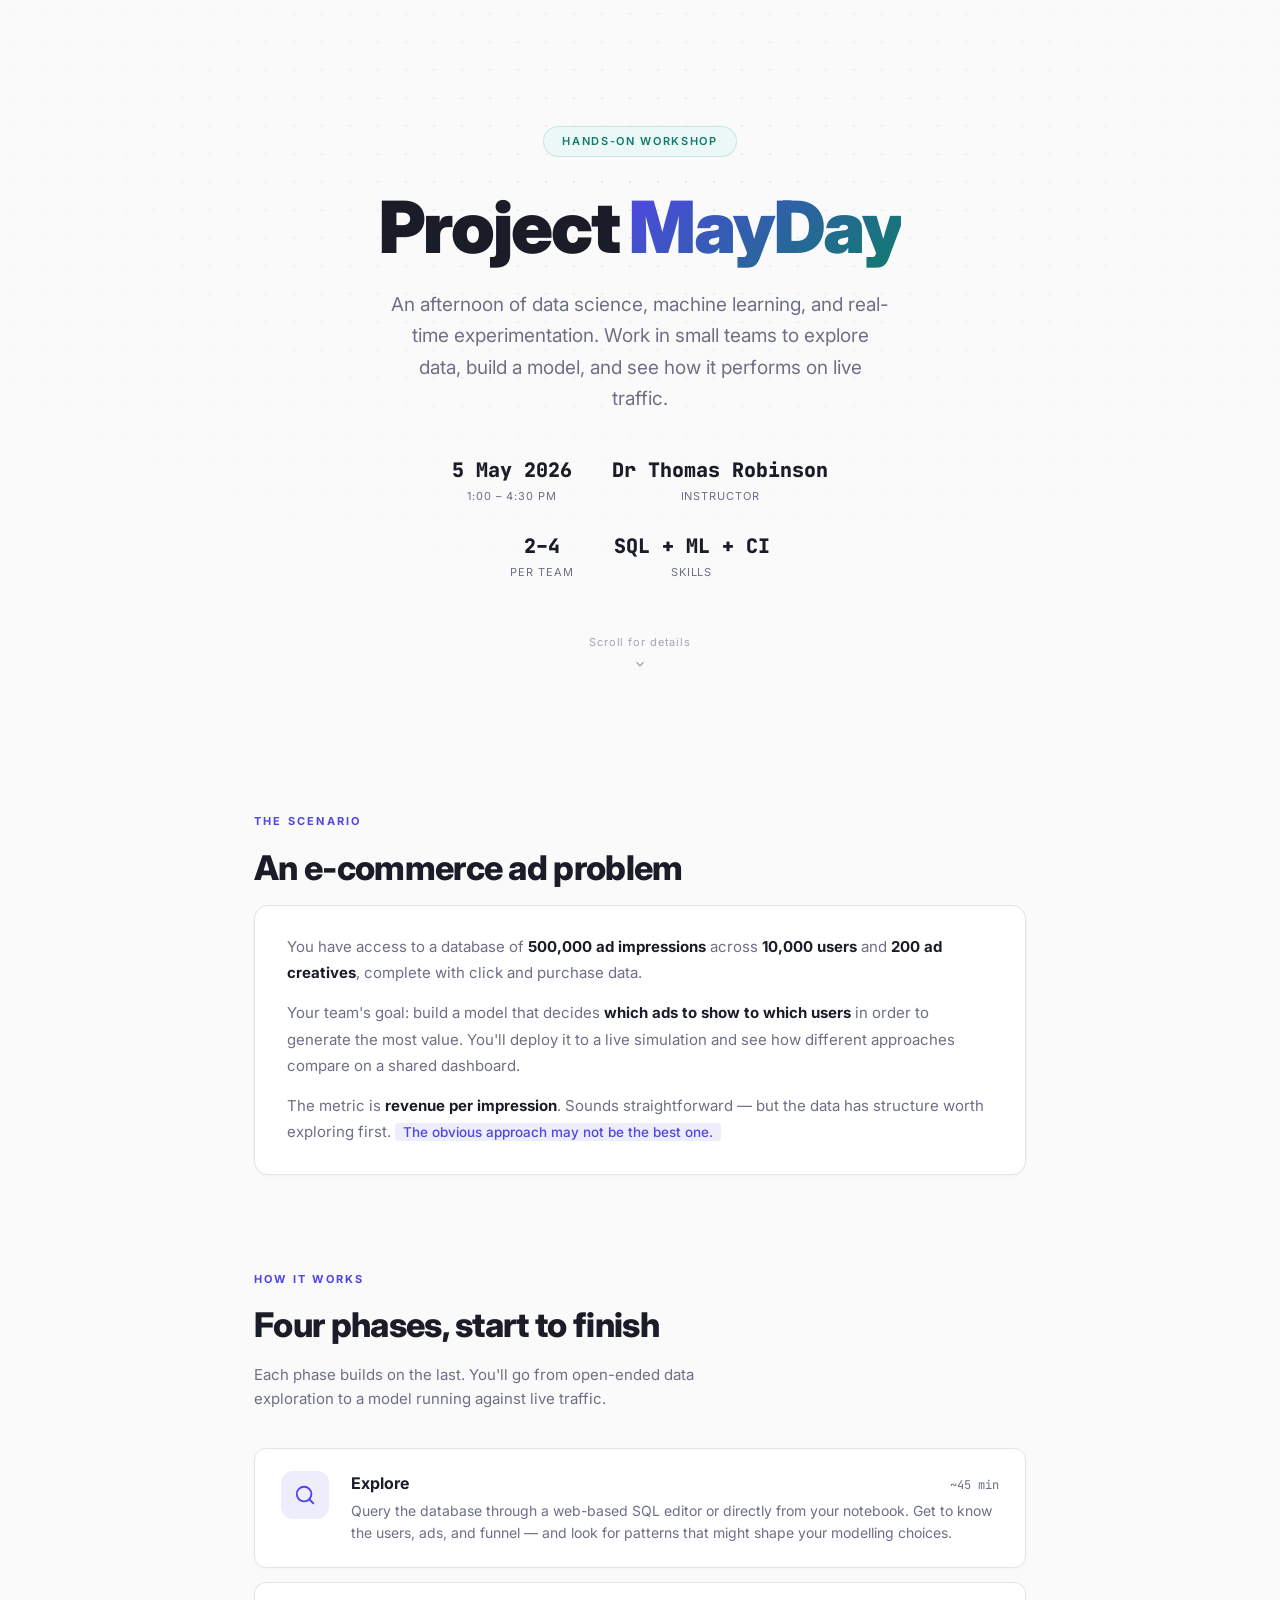
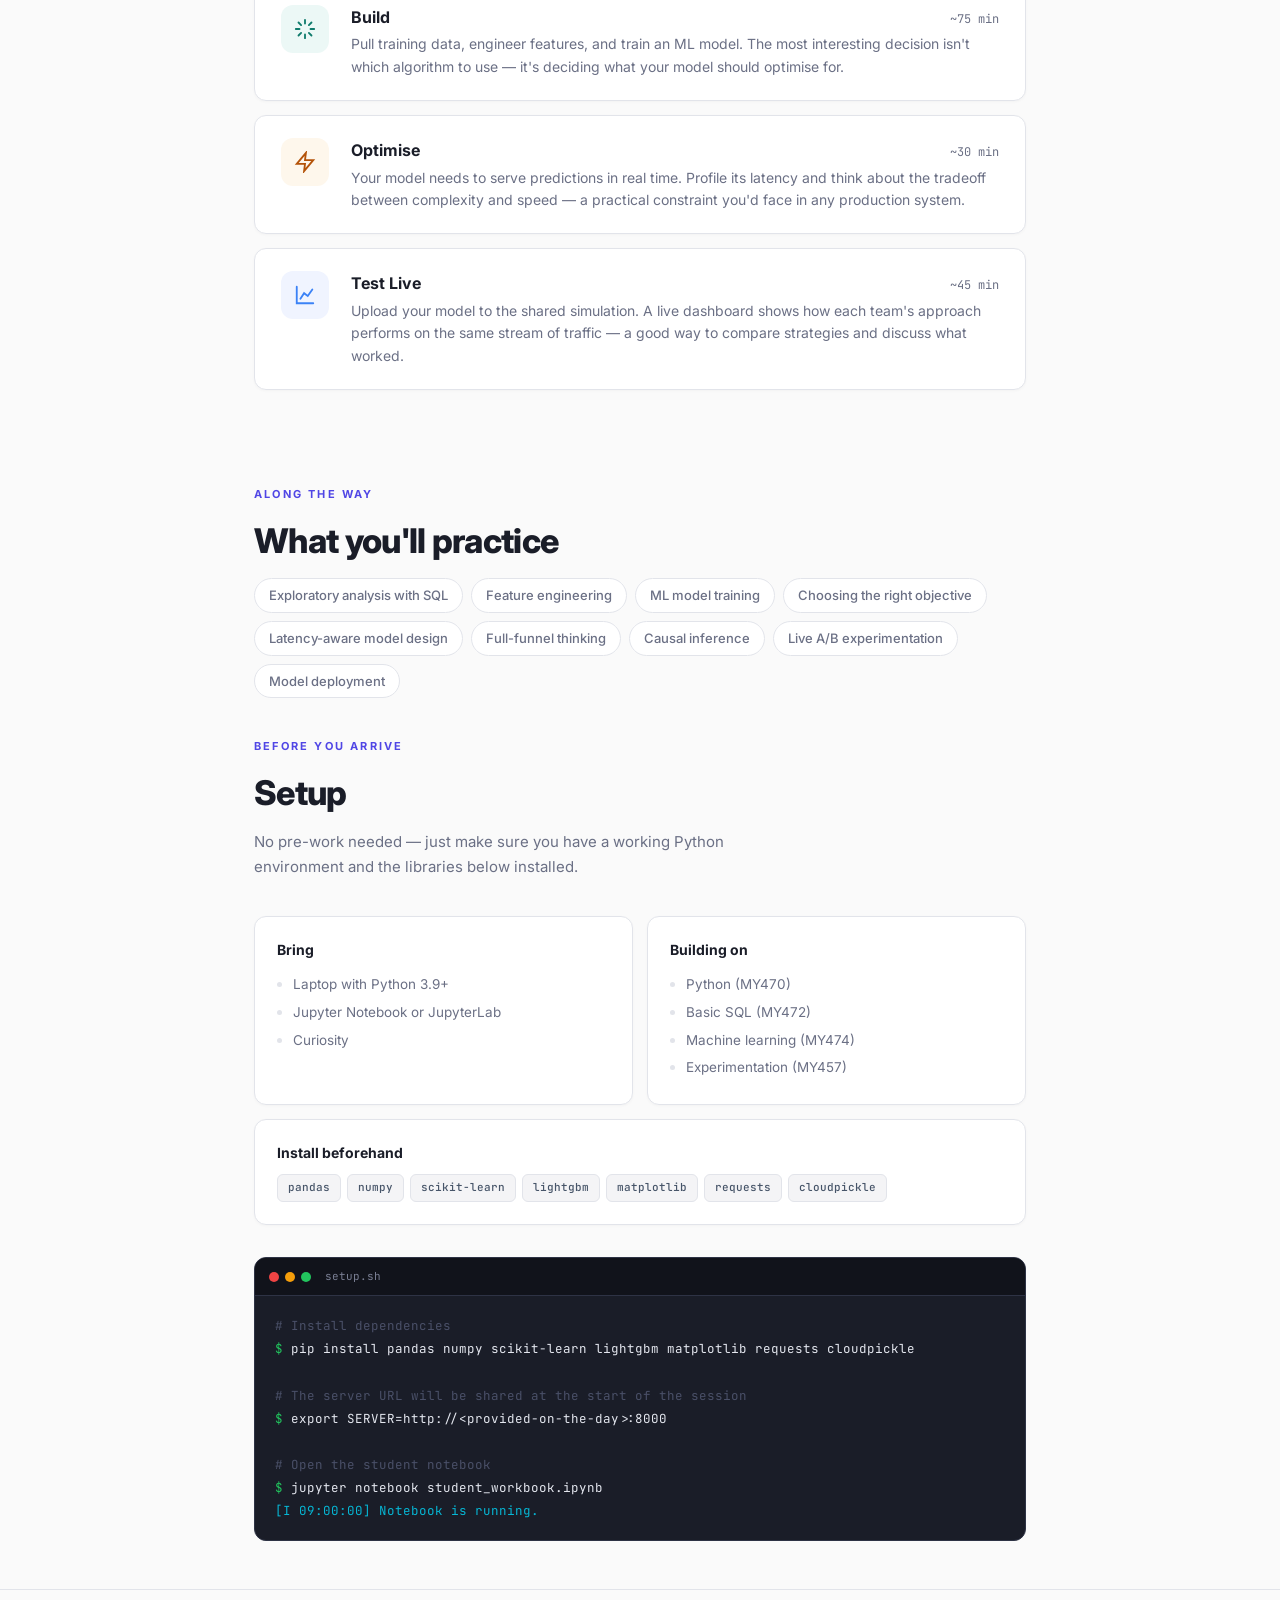
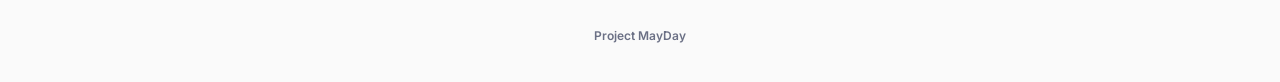
<file: docs/index.html>
<!DOCTYPE html>
<html lang="en">
<head>
    <meta charset="UTF-8">
    <meta name="viewport" content="width=device-width, initial-scale=1.0">
    <title>Project MayDay</title>
    <link rel="preconnect" href="https://fonts.googleapis.com">
    <link rel="preconnect" href="https://fonts.gstatic.com" crossorigin>
    <link href="https://fonts.googleapis.com/css2?family=Inter:wght@400;500;600;700;800;900&family=JetBrains+Mono:wght@400;500;600&display=swap" rel="stylesheet">
    <style>
        :root {
            --bg: #fafafa;
            --surface: #ffffff;
            --surface-2: #f4f4f6;
            --border: #e2e4ea;
            --text: #1a1d28;
            --text-dim: #6b7085;
            --accent: #5046e5;
            --accent-light: #ededfc;
            --teal: #0f7b6c;
            --teal-light: #ecf8f6;
            --warm: #b45309;
            --warm-light: #fef7ec;
            --slate: #475569;
            --mono: 'JetBrains Mono', 'SF Mono', 'Consolas', monospace;
            --sans: 'Inter', -apple-system, BlinkMacSystemFont, 'Segoe UI', sans-serif;
        }

        * { box-sizing: border-box; margin: 0; padding: 0; }
        html { scroll-behavior: smooth; }

        body {
            font-family: var(--sans);
            background: var(--bg);
            color: var(--text);
            line-height: 1.6;
            overflow-x: hidden;
        }

        /* --- Subtle background texture --- */
        .bg-dots {
            position: fixed;
            inset: 0;
            pointer-events: none;
            z-index: 0;
            background-image: radial-gradient(circle, #d1d5de 0.8px, transparent 0.8px);
            background-size: 28px 28px;
            opacity: 0.5;
            mask-image: radial-gradient(ellipse 70% 50% at 50% 20%, black, transparent);
            -webkit-mask-image: radial-gradient(ellipse 70% 50% at 50% 20%, black, transparent);
        }

        /* --- Layout --- */
        .content {
            position: relative;
            z-index: 1;
            max-width: 820px;
            margin: 0 auto;
            padding: 0 24px;
        }

        section { padding: 48px 0; }

        /* --- Hero --- */
        .hero {
            min-height: 85vh;
            display: flex;
            flex-direction: column;
            justify-content: center;
            align-items: center;
            text-align: center;
            padding: 80px 0 48px;
        }

        .hero-badge {
            display: inline-flex;
            align-items: center;
            gap: 8px;
            font-size: 11px;
            font-weight: 600;
            letter-spacing: 0.15em;
            text-transform: uppercase;
            color: var(--teal);
            background: var(--teal-light);
            border: 1px solid rgba(15, 123, 108, 0.15);
            border-radius: 100px;
            padding: 6px 18px;
            margin-bottom: 32px;
        }

        .hero h1 {
            font-size: clamp(44px, 7vw, 72px);
            font-weight: 900;
            line-height: 1.05;
            letter-spacing: -0.03em;
            color: var(--text);
            margin-bottom: 24px;
        }

        .hero h1 .highlight {
            background: linear-gradient(135deg, var(--accent), var(--teal));
            -webkit-background-clip: text;
            -webkit-text-fill-color: transparent;
            background-clip: text;
        }

        .hero-sub {
            font-size: clamp(16px, 2.2vw, 19px);
            color: var(--text-dim);
            max-width: 500px;
            line-height: 1.65;
            margin-bottom: 40px;
        }

        .hero-meta {
            display: flex;
            gap: 40px;
            flex-wrap: wrap;
            justify-content: center;
        }

        .hero-meta-item { text-align: center; }

        .hero-meta-item .value {
            font-size: 20px;
            font-weight: 800;
            font-family: var(--mono);
            color: var(--text);
        }

        .hero-meta-item .label {
            font-size: 11px;
            color: var(--text-dim);
            text-transform: uppercase;
            letter-spacing: 0.08em;
            margin-top: 2px;
        }

        .scroll-hint {
            margin-top: 52px;
            color: var(--text-dim);
            font-size: 11px;
            letter-spacing: 0.08em;
            opacity: 0.6;
            animation: bob 2.5s ease-in-out infinite;
        }

        .scroll-hint svg {
            display: block;
            margin: 6px auto 0;
        }

        @keyframes bob {
            0%, 100% { transform: translateY(0); }
            50% { transform: translateY(5px); }
        }

        /* --- Section headers --- */
        .section-label {
            font-size: 11px;
            font-weight: 700;
            letter-spacing: 0.2em;
            text-transform: uppercase;
            color: var(--accent);
            margin-bottom: 10px;
        }

        .section-title {
            font-size: clamp(26px, 3.5vw, 34px);
            font-weight: 800;
            letter-spacing: -0.02em;
            margin-bottom: 10px;
            color: var(--text);
        }

        .section-desc {
            color: var(--text-dim);
            font-size: 15px;
            max-width: 520px;
            margin-bottom: 36px;
            line-height: 1.65;
        }

        /* --- Scenario card --- */
        .scenario-card {
            background: var(--surface);
            border: 1px solid var(--border);
            border-radius: 14px;
            padding: 28px 32px;
            box-shadow: 0 1px 3px rgba(0,0,0,0.04);
        }

        .scenario-card p {
            font-size: 15px;
            color: var(--text-dim);
            line-height: 1.75;
            margin-bottom: 14px;
        }

        .scenario-card p:last-child { margin-bottom: 0; }
        .scenario-card strong { color: var(--text); }

        .scenario-card .hint {
            display: inline;
            background: var(--accent-light);
            color: var(--accent);
            border-radius: 4px;
            padding: 1px 8px;
            font-size: 13.5px;
            font-weight: 500;
        }

        /* --- Phase cards --- */
        .phases {
            display: grid;
            grid-template-columns: 1fr;
            gap: 14px;
        }

        .phase {
            display: grid;
            grid-template-columns: 52px 1fr;
            gap: 18px;
            align-items: start;
            background: var(--surface);
            border: 1px solid var(--border);
            border-radius: 12px;
            padding: 22px 26px;
            box-shadow: 0 1px 3px rgba(0,0,0,0.03);
            transition: box-shadow 0.2s;
        }

        .phase:hover {
            box-shadow: 0 4px 12px rgba(0,0,0,0.06);
        }

        .phase-icon {
            width: 48px;
            height: 48px;
            border-radius: 12px;
            display: flex;
            align-items: center;
            justify-content: center;
            flex-shrink: 0;
        }

        .phase:nth-child(1) .phase-icon { background: var(--accent-light); }
        .phase:nth-child(2) .phase-icon { background: var(--teal-light); }
        .phase:nth-child(3) .phase-icon { background: var(--warm-light); }
        .phase:nth-child(4) .phase-icon { background: #f0f4ff; }

        .phase-body { min-width: 0; }

        .phase-head {
            display: flex;
            justify-content: space-between;
            align-items: baseline;
            margin-bottom: 3px;
        }

        .phase-name {
            font-size: 16px;
            font-weight: 700;
            color: var(--text);
        }

        .phase-time {
            font-size: 12px;
            font-family: var(--mono);
            color: var(--text-dim);
            flex-shrink: 0;
        }

        .phase p {
            font-size: 14px;
            color: var(--text-dim);
            line-height: 1.6;
        }

        /* --- What you'll practice --- */
        .skills-strip {
            display: flex;
            flex-wrap: wrap;
            gap: 8px;
            margin-bottom: 40px;
        }

        .skill-chip {
            font-size: 13px;
            font-weight: 500;
            padding: 6px 14px;
            border-radius: 100px;
            background: var(--surface);
            border: 1px solid var(--border);
            color: var(--text-dim);
        }

        /* --- Prep grid --- */
        .prep-grid {
            display: grid;
            grid-template-columns: 1fr 1fr;
            gap: 14px;
        }

        .prep-card {
            background: var(--surface);
            border: 1px solid var(--border);
            border-radius: 12px;
            padding: 22px;
            box-shadow: 0 1px 3px rgba(0,0,0,0.03);
        }

        .prep-card h3 {
            font-size: 14px;
            font-weight: 700;
            margin-bottom: 10px;
            color: var(--text);
        }

        .prep-card ul {
            list-style: none;
            font-size: 13.5px;
            color: var(--text-dim);
        }

        .prep-card li {
            padding: 3px 0 3px 16px;
            position: relative;
        }

        .prep-card li::before {
            content: '';
            position: absolute;
            left: 0;
            top: 11px;
            width: 5px; height: 5px;
            border-radius: 50%;
            background: var(--border);
        }

        .tool-tags {
            display: flex;
            flex-wrap: wrap;
            gap: 6px;
            margin-top: 10px;
        }

        .tool-tag {
            font-size: 11px;
            font-family: var(--mono);
            font-weight: 500;
            background: var(--surface-2);
            border: 1px solid var(--border);
            color: var(--slate);
            padding: 4px 10px;
            border-radius: 6px;
        }

        /* --- Terminal --- */
        .terminal {
            background: #1a1d28;
            border: 1px solid #2e3345;
            border-radius: 12px;
            overflow: hidden;
            margin-top: 32px;
        }

        .terminal-bar {
            display: flex;
            align-items: center;
            gap: 6px;
            padding: 10px 14px;
            background: #11131b;
            border-bottom: 1px solid #2e3345;
        }

        .terminal-dot {
            width: 10px; height: 10px;
            border-radius: 50%;
        }

        .terminal-dot:nth-child(1) { background: #ef4444; }
        .terminal-dot:nth-child(2) { background: #f59e0b; }
        .terminal-dot:nth-child(3) { background: #22c55e; }

        .terminal-title {
            font-size: 11px;
            color: #7a7f94;
            margin-left: 8px;
            font-family: var(--mono);
        }

        .terminal-body {
            padding: 18px 20px;
            font-family: var(--mono);
            font-size: 12.5px;
            line-height: 1.85;
            color: #7a7f94;
        }

        .terminal-body .prompt { color: #22c55e; }
        .terminal-body .cmd { color: #e4e7ef; }
        .terminal-body .comment { color: #4a5068; }
        .terminal-body .output { color: #06b6d4; }

        /* --- Footer --- */
        footer {
            padding: 36px 0;
            text-align: center;
            font-size: 12px;
            color: #b0b5c5;
            border-top: 1px solid var(--border);
        }

        footer strong { color: var(--text-dim); font-weight: 600; }

        /* --- Responsive --- */
        @media (max-width: 640px) {
            .hero-meta { gap: 24px; }
            .prep-grid { grid-template-columns: 1fr; }
            .phase { grid-template-columns: 1fr; gap: 10px; }
            .phase-icon { width: 40px; height: 40px; }
            .content { padding: 0 16px; }
            .skills-strip { gap: 6px; }
        }

        /* --- Print (A4 poster) --- */
        @media print {
            body { background: white; }
            @page { size: A4; margin: 12mm; }
            .bg-dots, .scroll-hint { display: none; }
            .hero { min-height: auto; padding: 20px 0; }
            section { padding: 16px 0; }
            .terminal { break-inside: avoid; }
        }
    </style>
</head>
<body>

    <div class="bg-dots"></div>

    <div class="content">

        <!-- Hero -->
        <section class="hero">
            <div class="hero-badge">Hands-On Workshop</div>
            <h1>Project <span class="highlight">MayDay</span></h1>
            <p class="hero-sub">
                An afternoon of data science, machine learning, and real-time experimentation.
                Work in small teams to explore data, build a model, and see how it
                performs on live traffic.
            </p>
            <div class="hero-meta">
                <div class="hero-meta-item">
                    <div class="value">5 May 2026</div>
                    <div class="label">1:00 &ndash; 4:30 pm</div>
                </div>
                <div class="hero-meta-item">
                    <div class="value">Dr Thomas Robinson</div>
                    <div class="label">Instructor</div>
                </div>
            </div>
            <div class="hero-meta" style="margin-top: 24px;">
                <div class="hero-meta-item">
                    <div class="value">2&ndash;4</div>
                    <div class="label">Per Team</div>
                </div>
                <div class="hero-meta-item">
                    <div class="value">SQL + ML + CI</div>
                    <div class="label">Skills</div>
                </div>
            </div>
            <div class="scroll-hint">
                Scroll for details
                <svg width="14" height="14" viewBox="0 0 16 16" fill="none" stroke="currentColor" stroke-width="1.5">
                    <path d="M4 6l4 4 4-4"/>
                </svg>
            </div>
        </section>

        <!-- Scenario -->
        <section>
            <div class="section-label">The Scenario</div>
            <div class="section-title">An e-commerce ad problem</div>
            <div class="scenario-card">
                <p>
                    You have access to a database of
                    <strong>500,000 ad impressions</strong> across <strong>10,000 users</strong>
                    and <strong>200 ad creatives</strong>, complete with click and purchase data.
                </p>
                <p>
                    Your team's goal: build a model that decides <strong>which ads to show
                    to which users</strong> in order to generate the most value. You'll deploy
                    it to a live simulation and see how different approaches compare on a
                    shared dashboard.
                </p>
                <p>
                    The metric is <strong>revenue per impression</strong>.
                    Sounds straightforward &mdash; but the data has structure worth
                    exploring first. <span class="hint">The obvious approach may not be the best one.</span>
                </p>
            </div>
        </section>

        <!-- Phases -->
        <section>
            <div class="section-label">How It Works</div>
            <div class="section-title">Four phases, start to finish</div>
            <p class="section-desc">
                Each phase builds on the last. You'll go from open-ended data exploration
                to a model running against live traffic.
            </p>
            <div class="phases">
                <div class="phase">
                    <div class="phase-icon">
                        <svg width="22" height="22" viewBox="0 0 24 24" fill="none" stroke="var(--accent)" stroke-width="2" stroke-linecap="round"><circle cx="11" cy="11" r="8"/><path d="M21 21l-4.35-4.35"/></svg>
                    </div>
                    <div class="phase-body">
                        <div class="phase-head">
                            <span class="phase-name">Explore</span>
                            <span class="phase-time">~45 min</span>
                        </div>
                        <p>
                            Query the database through a web-based SQL editor or directly from
                            your notebook. Get to know the users, ads, and funnel &mdash; and look for
                            patterns that might shape your modelling choices.
                        </p>
                    </div>
                </div>
                <div class="phase">
                    <div class="phase-icon">
                        <svg width="22" height="22" viewBox="0 0 24 24" fill="none" stroke="var(--teal)" stroke-width="2" stroke-linecap="round"><path d="M12 2v4M12 18v4M4.93 4.93l2.83 2.83M16.24 16.24l2.83 2.83M2 12h4M18 12h4M4.93 19.07l2.83-2.83M16.24 7.76l2.83-2.83"/></svg>
                    </div>
                    <div class="phase-body">
                        <div class="phase-head">
                            <span class="phase-name">Build</span>
                            <span class="phase-time">~75 min</span>
                        </div>
                        <p>
                            Pull training data, engineer features, and train an ML model.
                            The most interesting decision isn't which algorithm to use &mdash;
                            it's deciding what your model should optimise for.
                        </p>
                    </div>
                </div>
                <div class="phase">
                    <div class="phase-icon">
                        <svg width="22" height="22" viewBox="0 0 24 24" fill="none" stroke="var(--warm)" stroke-width="2" stroke-linecap="round"><path d="M13 2L3 14h9l-1 8 10-12h-9l1-8z"/></svg>
                    </div>
                    <div class="phase-body">
                        <div class="phase-head">
                            <span class="phase-name">Optimise</span>
                            <span class="phase-time">~30 min</span>
                        </div>
                        <p>
                            Your model needs to serve predictions in real time. Profile its
                            latency and think about the tradeoff between complexity and speed &mdash;
                            a practical constraint you'd face in any production system.
                        </p>
                    </div>
                </div>
                <div class="phase">
                    <div class="phase-icon">
                        <svg width="22" height="22" viewBox="0 0 24 24" fill="none" stroke="#3b82f6" stroke-width="2" stroke-linecap="round"><path d="M3 3v18h18"/><path d="M7 16l4-6 4 3 5-7"/></svg>
                    </div>
                    <div class="phase-body">
                        <div class="phase-head">
                            <span class="phase-name">Test Live</span>
                            <span class="phase-time">~45 min</span>
                        </div>
                        <p>
                            Upload your model to the shared simulation. A live dashboard shows
                            how each team's approach performs on the same stream of traffic &mdash;
                            a good way to compare strategies and discuss what worked.
                        </p>
                    </div>
                </div>
            </div>
        </section>

        <!-- Skills -->
        <section>
            <div class="section-label">Along the Way</div>
            <div class="section-title">What you'll practice</div>
            <div class="skills-strip">
                <span class="skill-chip">Exploratory analysis with SQL</span>
                <span class="skill-chip">Feature engineering</span>
                <span class="skill-chip">ML model training</span>
                <span class="skill-chip">Choosing the right objective</span>
                <span class="skill-chip">Latency-aware model design</span>
                <span class="skill-chip">Full-funnel thinking</span>
                <span class="skill-chip">Causal inference</span>
                <span class="skill-chip">Live A/B experimentation</span>
                <span class="skill-chip">Model deployment</span>
            </div>

            <div class="section-label">Before You Arrive</div>
            <div class="section-title">Setup</div>
            <p class="section-desc">
                No pre-work needed &mdash; just make sure you have a working Python
                environment and the libraries below installed.
            </p>

            <div class="prep-grid">
                <div class="prep-card">
                    <h3>Bring</h3>
                    <ul>
                        <li>Laptop with Python 3.9+</li>
                        <li>Jupyter Notebook or JupyterLab</li>
                        <li>Curiosity</li>
                    </ul>
                </div>
                <div class="prep-card">
                    <h3><strong>Building on</strong></h3>
                    <ul>
                        <li>Python (MY470)</li>
                        <li>Basic SQL (MY472)</li>
                        <li>Machine learning (MY474)</li>
                        <li>Experimentation (MY457)</li>
                    </ul>
                </div>
                <div class="prep-card" style="grid-column: 1 / -1;">
                    <h3>Install beforehand</h3>
                    <div class="tool-tags">
                        <span class="tool-tag">pandas</span>
                        <span class="tool-tag">numpy</span>
                        <span class="tool-tag">scikit-learn</span>
                        <span class="tool-tag">lightgbm</span>
                        <span class="tool-tag">matplotlib</span>
                        <span class="tool-tag">requests</span>
                        <span class="tool-tag">cloudpickle</span>
                    </div>
                </div>
            </div>

            <div class="terminal">
                <div class="terminal-bar">
                    <div class="terminal-dot"></div>
                    <div class="terminal-dot"></div>
                    <div class="terminal-dot"></div>
                    <span class="terminal-title">setup.sh</span>
                </div>
                <div class="terminal-body">
                    <span class="comment"># Install dependencies</span><br>
                    <span class="prompt">$</span> <span class="cmd">pip install pandas numpy scikit-learn lightgbm matplotlib requests cloudpickle</span><br>
                    <br>
                    <span class="comment"># The server URL will be shared at the start of the session</span><br>
                    <span class="prompt">$</span> <span class="cmd">export SERVER=http://&lt;provided-on-the-day&gt;:8000</span><br>
                    <br>
                    <span class="comment"># Open the student notebook</span><br>
                    <span class="prompt">$</span> <span class="cmd">jupyter notebook student_workbook.ipynb</span><br>
                    <span class="output">[I 09:00:00] Notebook is running.</span>
                </div>
            </div>
        </section>

    </div>

    <footer>
        <strong>Project MayDay</strong>
    </footer>

</body>
</html>
</file>
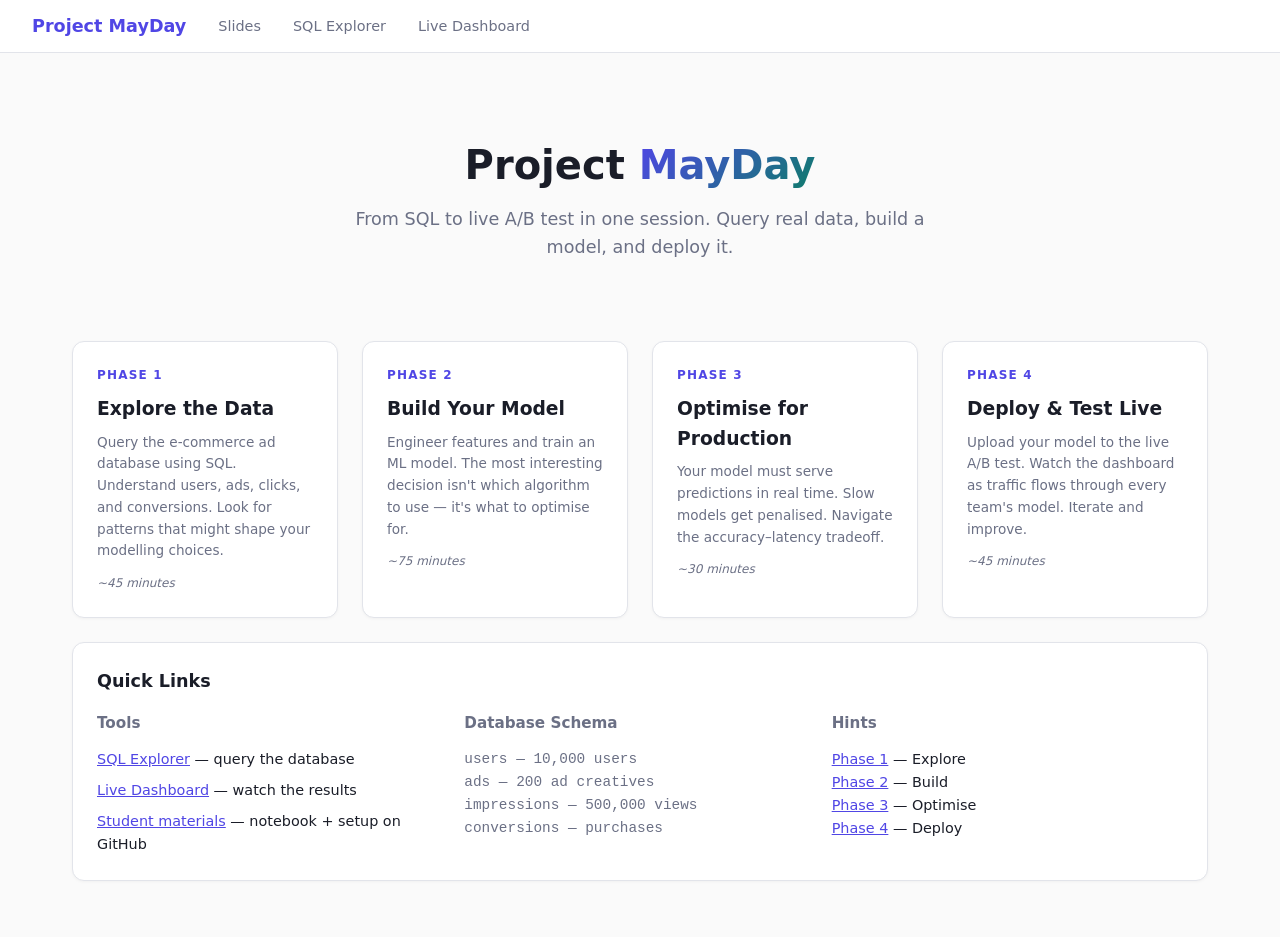
<file: static/index.html>
<!DOCTYPE html>
<html lang="en">
<head>
    <meta charset="UTF-8">
    <meta name="viewport" content="width=device-width, initial-scale=1.0">
    <title>Project MayDay</title>
    <link rel="stylesheet" href="/static/style.css">
</head>
<body>
    <nav>
        <a href="/" class="brand">Project MayDay</a>
        <a href="/slides">Slides</a>
        <a href="/sql">SQL Explorer</a>
        <a href="/dashboard">Live Dashboard</a>
    </nav>

    <div class="container">
        <div class="hero">
            <h1>Project <span class="hl">MayDay</span></h1>
            <p>From SQL to live A/B test in one session. Query real data, build a model, and deploy it.</p>
        </div>

        <div class="phase-cards">
            <a href="/hints/explore" class="phase-card">
                <div class="phase-number">Phase 1</div>
                <h3>Explore the Data</h3>
                <p>Query the e-commerce ad database using SQL. Understand users, ads, clicks, and conversions. Look for patterns that might shape your modelling choices.</p>
                <div class="phase-time">~45 minutes</div>
            </a>

            <a href="/hints/build" class="phase-card">
                <div class="phase-number">Phase 2</div>
                <h3>Build Your Model</h3>
                <p>Engineer features and train an ML model. The most interesting decision isn't which algorithm to use &mdash; it's what to optimise for.</p>
                <div class="phase-time">~75 minutes</div>
            </a>

            <a href="/hints/optimise" class="phase-card">
                <div class="phase-number">Phase 3</div>
                <h3>Optimise for Production</h3>
                <p>Your model must serve predictions in real time. Slow models get penalised. Navigate the accuracy&ndash;latency tradeoff.</p>
                <div class="phase-time">~30 minutes</div>
            </a>

            <a href="/hints/deploy" class="phase-card">
                <div class="phase-number">Phase 4</div>
                <h3>Deploy &amp; Test Live</h3>
                <p>Upload your model to the live A/B test. Watch the dashboard as traffic flows through every team's model. Iterate and improve.</p>
                <div class="phase-time">~45 minutes</div>
            </a>
        </div>

        <div class="card mt-3">
            <h2>Quick Links</h2>
            <div class="grid-3">
                <div>
                    <h3>Tools</h3>
                    <ul style="list-style: none; font-size: 0.9rem;">
                        <li><a href="/sql" style="color: var(--accent);">SQL Explorer</a> &mdash; query the database</li>
                        <li class="mt-1"><a href="/dashboard" style="color: var(--accent);">Live Dashboard</a> &mdash; watch the results</li>
                        <li class="mt-1"><a href="https://github.com/LSE-Methodology/mayday-live" target="_blank" rel="noopener" style="color: var(--accent);">Student materials</a> &mdash; notebook + setup on GitHub</li>
                    </ul>
                </div>
                <div>
                    <h3>Database Schema</h3>
                    <ul style="list-style: none; font-size: 0.9rem; font-family: var(--mono);" class="text-dim">
                        <li>users &mdash; 10,000 users</li>
                        <li>ads &mdash; 200 ad creatives</li>
                        <li>impressions &mdash; 500,000 views</li>
                        <li>conversions &mdash; purchases</li>
                    </ul>
                </div>
                <div>
                    <h3>Hints</h3>
                    <ul style="list-style: none; font-size: 0.9rem;">
                        <li><a href="/hints/explore" style="color: var(--accent);">Phase 1</a> &mdash; Explore</li>
                        <li><a href="/hints/build" style="color: var(--accent);">Phase 2</a> &mdash; Build</li>
                        <li><a href="/hints/optimise" style="color: var(--accent);">Phase 3</a> &mdash; Optimise</li>
                        <li><a href="/hints/deploy" style="color: var(--accent);">Phase 4</a> &mdash; Deploy</li>
                    </ul>
                </div>
            </div>
        </div>
    </div>
</body>
</html>
</file>
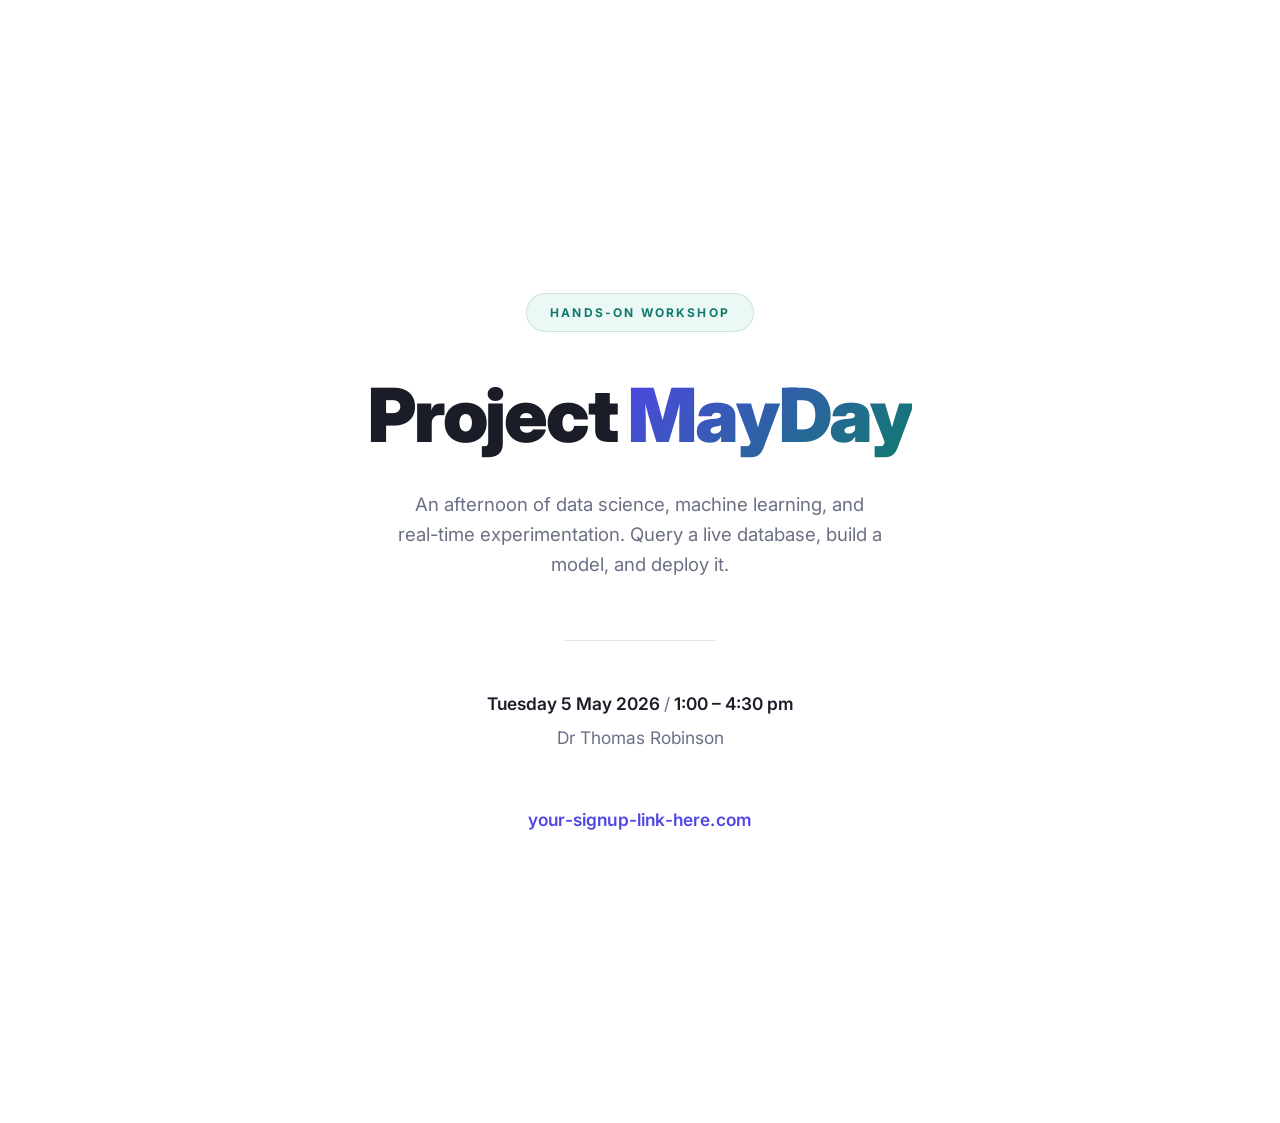
<file: docs/flyer.html>
<!DOCTYPE html>
<html lang="en">
<head>
    <meta charset="UTF-8">
    <title>Project MayDay — Flyer</title>
    <link rel="preconnect" href="https://fonts.googleapis.com">
    <link rel="preconnect" href="https://fonts.gstatic.com" crossorigin>
    <link href="https://fonts.googleapis.com/css2?family=Inter:wght@400;500;600;700;800;900&display=swap" rel="stylesheet">
    <style>
        @page { size: A4 portrait; margin: 0; }
        * { box-sizing: border-box; margin: 0; padding: 0; }

        body {
            width: 210mm;
            height: 297mm;
            margin: 0 auto;
            font-family: 'Inter', -apple-system, sans-serif;
            background: #ffffff;
            color: #1a1d28;
            overflow: hidden;
            display: flex;
            align-items: center;
            justify-content: center;
        }

        .page {
            text-align: center;
            padding: 20mm;
        }

        .badge {
            display: inline-block;
            font-size: 9pt;
            font-weight: 700;
            letter-spacing: 0.18em;
            text-transform: uppercase;
            color: #0f7b6c;
            background: #ecf8f6;
            border: 1px solid rgba(15, 123, 108, 0.15);
            border-radius: 100px;
            padding: 3mm 6mm;
            margin-bottom: 12mm;
        }

        h1 {
            font-size: 56pt;
            font-weight: 900;
            letter-spacing: -0.03em;
            line-height: 1.0;
            margin-bottom: 10mm;
        }

        h1 .hl {
            background: linear-gradient(135deg, #5046e5, #0f7b6c);
            -webkit-background-clip: text;
            -webkit-text-fill-color: transparent;
            background-clip: text;
        }

        .blurb {
            font-size: 14pt;
            color: #6b7085;
            line-height: 1.6;
            max-width: 130mm;
            margin: 0 auto 16mm;
        }

        .divider {
            width: 40mm;
            height: 1px;
            background: #e2e4ea;
            margin: 0 auto 12mm;
        }

        .details {
            font-size: 13pt;
            color: #1a1d28;
            font-weight: 600;
            line-height: 2.0;
        }

        .details .dim {
            font-weight: 400;
            color: #6b7085;
        }

        .signup-url {
            margin-top: 14mm;
            font-size: 13pt;
            font-family: 'Inter', sans-serif;
            font-weight: 600;
            color: #5046e5;
            letter-spacing: 0.01em;
        }

        @media print {
            body {
                -webkit-print-color-adjust: exact;
                print-color-adjust: exact;
            }
        }
    </style>
</head>
<body>
<div class="page">
    <div class="badge">Hands-On Workshop</div>
    <h1>Project <span class="hl">MayDay</span></h1>
    <p class="blurb">
        An afternoon of data science, machine learning, and
        real-time experimentation. Query a live database, build a model,
        and deploy it.
    </p>
    <div class="divider"></div>
    <div class="details">
        Tuesday 5 May 2026 <span class="dim">/</span> 1:00 &ndash; 4:30 pm<br>
        <span class="dim">Dr Thomas Robinson</span>
    </div>
    <div class="signup-url">your-signup-link-here.com</div>
</div>
</body>
</html>
</file>
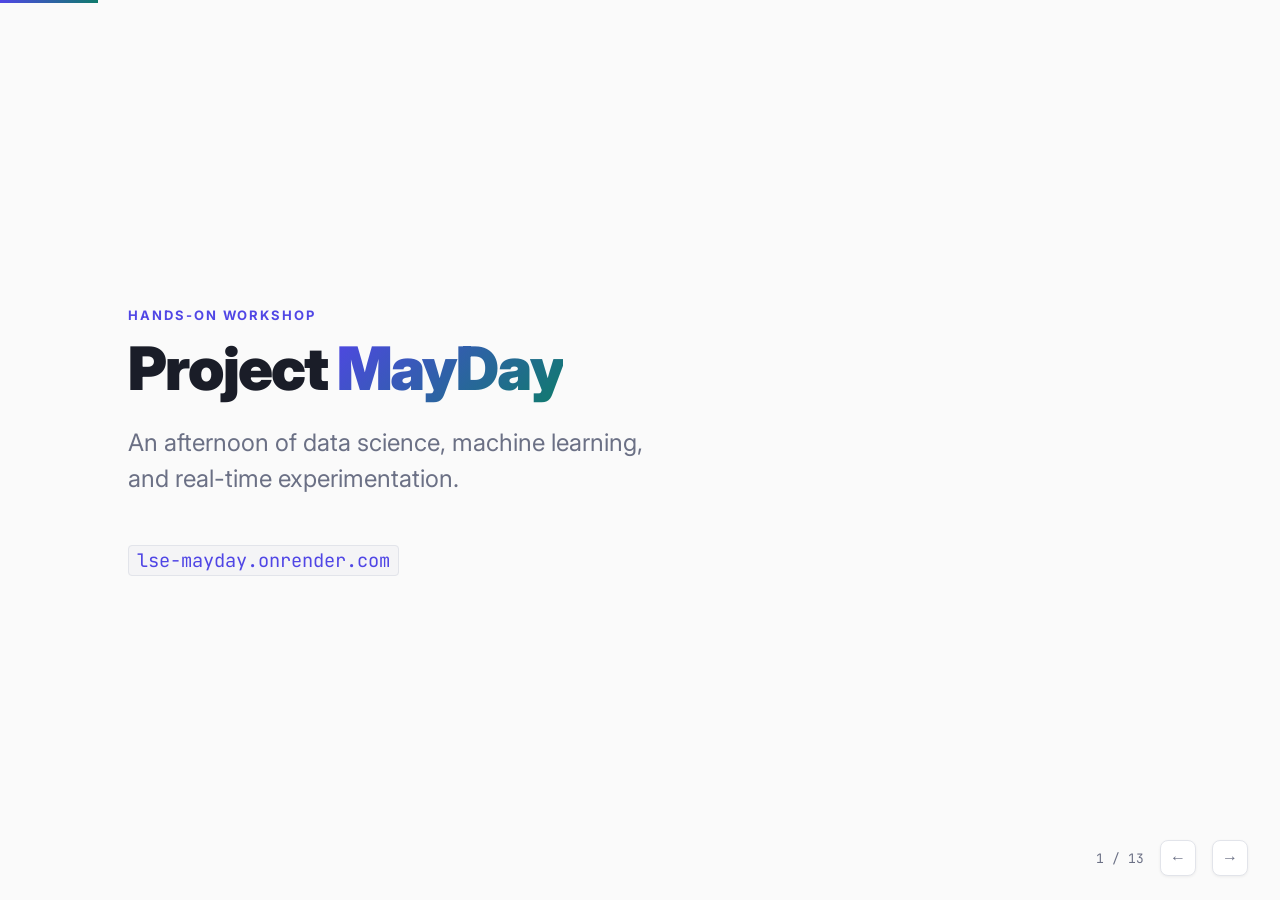
<file: static/slides.html>
<!DOCTYPE html>
<html lang="en">
<head>
    <meta charset="UTF-8">
    <meta name="viewport" content="width=device-width, initial-scale=1.0">
    <title>Project MayDay — Slides</title>
    <link rel="preconnect" href="https://fonts.googleapis.com">
    <link rel="preconnect" href="https://fonts.gstatic.com" crossorigin>
    <link href="https://fonts.googleapis.com/css2?family=Inter:wght@400;500;600;700;800;900&family=JetBrains+Mono:wght@400;500;600&display=swap" rel="stylesheet">
    <style>
        :root {
            --bg: #fafafa;
            --surface: #ffffff;
            --surface-2: #f4f4f6;
            --border: #e2e4ea;
            --text: #1a1d28;
            --text-dim: #6b7085;
            --accent: #5046e5;
            --accent-light: #ededfc;
            --teal: #0f7b6c;
            --teal-light: #ecf8f6;
            --orange: #b45309;
            --orange-light: #fef7ec;
            --blue: #3b82f6;
            --red: #dc2626;
            --mono: 'JetBrains Mono', 'SF Mono', 'Consolas', monospace;
            --sans: 'Inter', -apple-system, BlinkMacSystemFont, 'Segoe UI', sans-serif;
        }

        * { box-sizing: border-box; margin: 0; padding: 0; }

        html, body {
            height: 100%;
            overflow: hidden;
            font-family: var(--sans);
            background: var(--bg);
            color: var(--text);
        }

        /* --- Slide container --- */

        .deck {
            height: 100vh;
            width: 100vw;
            position: relative;
        }

        .slide {
            position: absolute;
            inset: 0;
            display: none;
            flex-direction: column;
            justify-content: center;
            padding: 6vh 10vw;
            opacity: 0;
            transition: opacity 0.3s ease;
        }

        .slide.active {
            display: flex;
            opacity: 1;
        }

        /* --- Typography --- */

        .slide h1 {
            font-size: clamp(36px, 5vw, 60px);
            font-weight: 900;
            letter-spacing: -0.03em;
            line-height: 1.1;
            margin-bottom: 24px;
        }

        .slide h1 .hl {
            background: linear-gradient(135deg, var(--accent), var(--teal));
            -webkit-background-clip: text;
            -webkit-text-fill-color: transparent;
            background-clip: text;
        }

        .slide h2 {
            font-size: clamp(28px, 3.5vw, 44px);
            font-weight: 800;
            letter-spacing: -0.02em;
            line-height: 1.15;
            margin-bottom: 20px;
        }

        .slide h3 {
            font-size: clamp(14px, 1.5vw, 18px);
            font-weight: 700;
            color: var(--text);
            margin-bottom: 8px;
        }

        .slide p, .slide li {
            font-size: clamp(16px, 1.8vw, 22px);
            color: var(--text-dim);
            line-height: 1.65;
        }

        .slide p {
            max-width: 720px;
            margin-bottom: 16px;
        }

        .slide ul {
            list-style: none;
            margin-bottom: 16px;
        }

        .slide li {
            padding: 6px 0 6px 28px;
            position: relative;
        }

        .slide li::before {
            content: '';
            position: absolute;
            left: 0;
            top: 16px;
            width: 8px;
            height: 8px;
            border-radius: 50%;
            background: var(--border);
        }

        .slide strong {
            color: var(--text);
            font-weight: 700;
        }

        .slide code {
            font-family: var(--mono);
            font-size: 0.85em;
            background: var(--surface-2);
            border: 1px solid var(--border);
            padding: 2px 8px;
            border-radius: 4px;
            color: var(--accent);
        }

        .slide a {
            color: inherit;
            text-decoration: none;
            transition: color 0.15s ease;
        }

        .slide a code {
            transition: background 0.15s ease, color 0.15s ease, border-color 0.15s ease;
        }

        .slide a:hover code {
            background: var(--accent);
            color: #fff;
            border-color: var(--accent);
        }

        .slide .label {
            font-size: clamp(11px, 1.2vw, 13px);
            font-weight: 700;
            letter-spacing: 0.15em;
            text-transform: uppercase;
            color: var(--accent);
            margin-bottom: 12px;
        }

        .slide .subtitle {
            font-size: clamp(18px, 2vw, 24px);
            color: var(--text-dim);
            max-width: 560px;
            line-height: 1.5;
        }

        /* --- Layout helpers --- */

        .columns {
            display: grid;
            grid-template-columns: 1fr 1fr;
            gap: 40px;
            margin-top: 12px;
        }

        .columns-3 {
            display: grid;
            grid-template-columns: 1fr 1fr 1fr;
            gap: 28px;
            margin-top: 12px;
        }

        .col-card {
            background: var(--surface);
            border: 1px solid var(--border);
            border-radius: 12px;
            padding: 24px;
            box-shadow: 0 1px 3px rgba(0,0,0,0.04);
        }

        .col-card h3 {
            margin-bottom: 8px;
        }

        .col-card p, .col-card li {
            font-size: clamp(14px, 1.4vw, 17px);
        }

        /* --- Funnel diagram --- */

        .funnel {
            display: flex;
            align-items: center;
            gap: 16px;
            margin: 24px 0;
            flex-wrap: wrap;
        }

        .funnel-step {
            background: var(--surface);
            border: 1px solid var(--border);
            border-radius: 10px;
            padding: 16px 24px;
            text-align: center;
            box-shadow: 0 1px 3px rgba(0,0,0,0.04);
            min-width: 120px;
        }

        .funnel-step .num {
            font-family: var(--mono);
            font-size: clamp(20px, 2.5vw, 32px);
            font-weight: 800;
            color: var(--text);
        }

        .funnel-step .lbl {
            font-size: clamp(11px, 1.1vw, 13px);
            color: var(--text-dim);
            text-transform: uppercase;
            letter-spacing: 0.05em;
            margin-top: 4px;
        }

        .funnel-arrow {
            font-size: 24px;
            color: var(--border);
        }

        .funnel-step.highlight {
            border-color: var(--accent);
            background: var(--accent-light);
        }

        .funnel-step.highlight .num {
            color: var(--accent);
        }

        /* --- Definition boxes --- */

        .def-grid {
            display: grid;
            grid-template-columns: 1fr 1fr;
            gap: 20px;
            margin-top: 12px;
        }

        .def-box {
            background: var(--surface);
            border: 1px solid var(--border);
            border-radius: 10px;
            padding: 20px 24px;
            box-shadow: 0 1px 3px rgba(0,0,0,0.04);
        }

        .def-box .term {
            font-family: var(--mono);
            font-size: clamp(14px, 1.4vw, 17px);
            font-weight: 700;
            color: var(--accent);
            margin-bottom: 6px;
        }

        .def-box p {
            font-size: clamp(13px, 1.3vw, 16px);
            margin-bottom: 0;
        }

        /* --- Equation --- */

        .equation {
            font-family: 'Georgia', 'Times New Roman', serif;
            font-size: clamp(20px, 2.5vw, 32px);
            color: var(--text);
            margin: 24px 0;
            line-height: 1.6;
            font-style: italic;
        }

        .equation .op {
            color: var(--accent);
            font-style: normal;
            font-weight: 700;
            padding: 0 4px;
        }

        .equation .hl {
            color: var(--teal);
            font-weight: 700;
            font-style: normal;
        }

        /* --- Phase timeline --- */

        .phase-row {
            display: grid;
            grid-template-columns: 48px 1fr auto;
            gap: 16px;
            align-items: center;
            padding: 12px 0;
            border-bottom: 1px solid var(--border);
        }

        .phase-row:last-child { border-bottom: none; }

        .phase-num {
            width: 40px;
            height: 40px;
            border-radius: 10px;
            display: flex;
            align-items: center;
            justify-content: center;
            font-size: 16px;
            font-weight: 800;
        }

        .pn-1 { background: var(--accent-light); color: var(--accent); }
        .pn-2 { background: var(--teal-light); color: var(--teal); }
        .pn-3 { background: var(--orange-light); color: var(--orange); }
        .pn-4 { background: rgba(59,130,246,0.08); color: var(--blue); }

        .phase-row .name {
            font-size: clamp(16px, 1.6vw, 20px);
            font-weight: 700;
        }

        .phase-row .desc {
            font-size: clamp(13px, 1.3vw, 16px);
            color: var(--text-dim);
        }

        .phase-row .time {
            font-family: var(--mono);
            font-size: clamp(12px, 1.2vw, 14px);
            color: var(--text-dim);
        }

        /* --- Warning/note box --- */

        .note-box {
            background: var(--orange-light);
            border: 1px solid #fcd34d;
            border-radius: 10px;
            padding: 20px 24px;
            margin-top: 16px;
        }

        .note-box p {
            color: var(--orange);
            font-size: clamp(14px, 1.4vw, 18px);
        }

        .note-box strong {
            color: var(--orange);
        }

        .accent-box {
            background: var(--accent-light);
            border: 1px solid #c7d2fe;
            border-radius: 10px;
            padding: 20px 24px;
            margin-top: 16px;
        }

        .accent-box p {
            color: var(--accent);
            font-size: clamp(14px, 1.4vw, 18px);
        }

        /* --- Navigation --- */

        .slide-nav {
            position: fixed;
            bottom: 24px;
            right: 32px;
            display: flex;
            align-items: center;
            gap: 16px;
            z-index: 10;
        }

        .slide-counter {
            font-family: var(--mono);
            font-size: 13px;
            color: var(--text-dim);
        }

        .nav-btn {
            width: 36px;
            height: 36px;
            border-radius: 8px;
            border: 1px solid var(--border);
            background: var(--surface);
            color: var(--text-dim);
            cursor: pointer;
            display: flex;
            align-items: center;
            justify-content: center;
            font-size: 16px;
            transition: all 0.15s;
            box-shadow: 0 1px 3px rgba(0,0,0,0.06);
        }

        .nav-btn:hover {
            border-color: var(--accent);
            color: var(--accent);
        }

        .progress-bar {
            position: fixed;
            top: 0;
            left: 0;
            height: 3px;
            background: linear-gradient(90deg, var(--accent), var(--teal));
            transition: width 0.3s ease;
            z-index: 10;
        }
    </style>
</head>
<body>

<div class="progress-bar" id="progress"></div>

<div class="deck" id="deck">

    <!-- 1: Title -->
    <div class="slide active">
        <div class="label">Hands-On Workshop</div>
        <h1>Project <span class="hl">MayDay</span></h1>
        <p class="subtitle">
            An afternoon of data science, machine learning, and real-time experimentation.
        </p>
        <p style="margin-top: 28px; font-size: clamp(18px, 1.8vw, 22px);">
            <a href="https://lse-mayday.onrender.com" target="_blank" rel="noopener"><code>lse-mayday.onrender.com</code></a>
        </p>
    </div>

    <!-- 2: Team formation -->
    <div class="slide">
        <div class="label">First Things First</div>
        <h2>Form your teams</h2>
        <p>
            Teams of <strong>2–4</strong>. Try to cover these skills across your team:
        </p>
        <div class="columns-3" style="margin-top: 20px;">
            <div class="col-card">
                <h3>SQL &amp; data wrangling</h3>
                <p>Someone comfortable writing JOINs and GROUP BYs to explore the database.</p>
                <p style="margin-top: 8px; color: var(--accent); font-size: clamp(12px, 1.2vw, 14px); font-weight: 600;">MY472</p>
            </div>
            <div class="col-card">
                <h3>Machine learning</h3>
                <p>Someone who can train a model, choose features, and evaluate predictions.</p>
                <p style="margin-top: 8px; color: var(--teal); font-size: clamp(12px, 1.2vw, 14px); font-weight: 600;">MY474</p>
            </div>
            <div class="col-card">
                <h3>Experimentation</h3>
                <p>Someone who can reason about what an A/B test is measuring and why the metric matters.</p>
                <p style="margin-top: 8px; color: var(--orange); font-size: clamp(12px, 1.2vw, 14px); font-weight: 600;">MY457</p>
            </div>
        </div>
        <div class="accent-box" style="max-width: 600px;">
            <p>You don't need all three — but the teams that combine these perspectives tend to do best.</p>
        </div>
    </div>

    <!-- 3: Scenario -->
    <div class="slide">
        <div class="label">The Scenario</div>
        <h2>You run ad targeting for an e-commerce company</h2>
        <p>
            You have a database of <strong>500,000 ad impressions</strong> across
            <strong>10,000 users</strong> and <strong>200 ad creatives</strong>.
        </p>
        <p>
            Your job: decide <strong>which ads to show to which users</strong>
            to generate the most revenue.
        </p>
    </div>

    <!-- 3: The data -->
    <div class="slide">
        <div class="label">The Data</div>
        <h2>Four tables, one funnel</h2>
        <div class="def-grid">
            <div class="def-box">
                <div class="term">users</div>
                <p>10,000 users with demographics, device type, loyalty tier, purchase history, browsing frequency</p>
            </div>
            <div class="def-box">
                <div class="term">ads</div>
                <p>200 ad creatives with category, price, discount, creative quality, headline style</p>
            </div>
            <div class="def-box">
                <div class="term">impressions</div>
                <p>500,000 times an ad was shown to a user — with page type, position, time of day, and whether they clicked</p>
            </div>
            <div class="def-box">
                <div class="term">conversions</div>
                <p>Purchases that followed a click — the revenue generated from each sale</p>
            </div>
        </div>
    </div>

    <!-- 4: Key terms 1 -->
    <div class="slide">
        <div class="label">Key Terms</div>
        <h2>The ad funnel</h2>
        <div class="funnel">
            <div class="funnel-step">
                <div class="num">500K</div>
                <div class="lbl">Impressions</div>
            </div>
            <div class="funnel-arrow">&rarr;</div>
            <div class="funnel-step">
                <div class="num">~148K</div>
                <div class="lbl">Clicks</div>
            </div>
            <div class="funnel-arrow">&rarr;</div>
            <div class="funnel-step">
                <div class="num">~15K</div>
                <div class="lbl">Conversions</div>
            </div>
            <div class="funnel-arrow">&rarr;</div>
            <div class="funnel-step highlight">
                <div class="num">$1.3M</div>
                <div class="lbl">Revenue</div>
            </div>
        </div>
        <p>
            Each step narrows. Not every impression leads to a click.
            Not every click leads to a purchase. Your model navigates this funnel.
        </p>
    </div>

    <!-- 5: Key terms 2 -->
    <div class="slide">
        <div class="label">Key Terms</div>
        <h2>Metrics you'll see</h2>
        <div class="def-grid">
            <div class="def-box">
                <div class="term">CTR — Click-Through Rate</div>
                <p>Fraction of impressions that get clicked. <code>clicks / impressions</code></p>
            </div>
            <div class="def-box">
                <div class="term">CVR — Conversion Rate</div>
                <p>Fraction of clicks that lead to a purchase. <code>conversions / clicks</code></p>
            </div>
            <div class="def-box">
                <div class="term">Revenue per Impression</div>
                <p>Average revenue generated each time an ad is shown. <strong>This is what you're scored on.</strong></p>
            </div>
            <div class="def-box">
                <div class="term">Latency</div>
                <p>How long your model takes to return a prediction. Measured in milliseconds.</p>
            </div>
        </div>
    </div>

    <!-- 6: What is an A/B test -->
    <div class="slide">
        <div class="label">Key Concept</div>
        <h2>What is an A/B test?</h2>
        <p>
            A controlled experiment where different strategies are tested
            on the <strong>same traffic</strong> at the <strong>same time</strong>.
        </p>
        <div class="columns" style="margin-top: 20px;">
            <div class="col-card">
                <h3>In our workshop</h3>
                <ul>
                    <li>Each team's model is a different strategy</li>
                    <li>All teams see the same stream of users</li>
                    <li>The simulation decides outcomes using the same rules</li>
                    <li>We compare results on a shared dashboard</li>
                </ul>
            </div>
            <div class="col-card">
                <h3>In the real world</h3>
                <ul>
                    <li>Traffic is randomly split between variants</li>
                    <li>Each variant runs simultaneously</li>
                    <li>Statistical tests determine the winner</li>
                    <li>Used everywhere: ads, product features, pricing</li>
                </ul>
            </div>
        </div>
    </div>

    <!-- 7: The objective -->
    <div class="slide">
        <div class="label">Your Objective</div>
        <h2>Maximise revenue per impression</h2>
        <p>
            Your model receives user features and a set of candidate ads.
            It scores each ad. The highest-scoring ad gets shown.
            Then we see what happens.
        </p>
        <div class="note-box">
            <p>
                <strong>Think carefully about what to optimise.</strong>
                The metric you're scored on is revenue per impression — not
                clicks, not accuracy, not AUC.
            </p>
        </div>
    </div>

    <!-- 8: The four phases -->
    <div class="slide">
        <div class="label">How It Works</div>
        <h2>Four phases</h2>
        <div style="margin-top: 8px;">
            <div class="phase-row">
                <div class="phase-num pn-1">1</div>
                <div>
                    <div class="name">Explore</div>
                    <div class="desc">Query the database. Understand users, ads, and the funnel.</div>
                </div>
                <div class="time">~45m</div>
            </div>
            <div class="phase-row">
                <div class="phase-num pn-2">2</div>
                <div>
                    <div class="name">Build</div>
                    <div class="desc">Pull training data. Engineer features. Train your model.</div>
                </div>
                <div class="time">~75m</div>
            </div>
            <div class="phase-row">
                <div class="phase-num pn-3">3</div>
                <div>
                    <div class="name">Optimise</div>
                    <div class="desc">Profile latency. Make it fast enough for real-time scoring.</div>
                </div>
                <div class="time">~30m</div>
            </div>
            <div class="phase-row">
                <div class="phase-num pn-4">4</div>
                <div>
                    <div class="name">Test live</div>
                    <div class="desc">Upload your model. Watch the dashboard. Iterate.</div>
                </div>
                <div class="time">~45m</div>
            </div>
        </div>
    </div>

    <!-- 9: How the simulation works -->
    <div class="slide">
        <div class="label">Under the Hood</div>
        <h2>How the simulation works</h2>
        <ul>
            <li>A stream of <strong>simulated users</strong> arrive continuously</li>
            <li>For each user, the server picks <strong>10 candidate ads</strong></li>
            <li>Your model <strong>scores all 10</strong> — the highest-scored ad is shown</li>
            <li>A ground-truth model determines if the user <strong>clicks</strong> and <strong>buys</strong></li>
            <li>Revenue is tracked per team on the <strong>live dashboard</strong></li>
        </ul>
    </div>

    <!-- 10: Latency matters -->
    <div class="slide">
        <div class="label">Constraint</div>
        <h2>Latency matters</h2>
        <p>
            The simulation has a <strong>latency budget</strong>. If your model is too slow
            to score a batch, there's a chance that request gets assigned a <strong>random ad</strong>
            instead of your model's choice.
        </p>
        <div class="columns" style="margin-top: 16px;">
            <div class="col-card">
                <h3>Fast model</h3>
                <p>Every impression uses your model's prediction. No wasted traffic.</p>
            </div>
            <div class="col-card">
                <h3>Slow model</h3>
                <p>Some impressions fall back to random ads. Revenue you could have earned is lost.</p>
            </div>
        </div>
        <div class="accent-box">
            <p>This is a real production constraint. Ad systems typically require predictions in <strong>10–50ms</strong>.</p>
        </div>
    </div>

    <!-- 11: Your tools -->
    <div class="slide">
        <div class="label">Getting Started</div>
        <h2>Your tools</h2>
        <div class="columns-3">
            <div class="col-card">
                <h3>SQL Explorer</h3>
                <p>Web-based query interface. Run SQL against the database from your browser.</p>
                <p style="margin-top: 8px;"><a href="https://lse-mayday.onrender.com/sql" target="_blank" rel="noopener"><code>/sql</code></a></p>
            </div>
            <div class="col-card">
                <h3>Student Notebook</h3>
                <p>Guided Jupyter notebook. Pull data, train models, upload them.</p>
                <p style="margin-top: 8px;"><a href="https://github.com/LSE-Methodology/mayday-live" target="_blank" rel="noopener"><code>github.com/LSE-Methodology/mayday-live</code></a></p>
            </div>
            <div class="col-card">
                <h3>Live Dashboard</h3>
                <p>Real-time leaderboard and charts. See how every team is doing.</p>
                <p style="margin-top: 8px;"><a href="https://lse-mayday.onrender.com/dashboard" target="_blank" rel="noopener"><code>/dashboard</code></a></p>
            </div>
        </div>
    </div>

    <!-- 12: Let's go -->
    <div class="slide">
        <h1>Let's go.</h1>
        <p class="subtitle" style="max-width: 480px;">
            Open the student notebook, register your team, and start exploring.
        </p>
        <div class="accent-box" style="max-width: 480px;">
            <p>Hint pages are available on the <a href="/" target="_blank" rel="noopener">server landing page</a> if you get stuck.</p>
        </div>
    </div>

</div>

<!-- Navigation -->
<div class="slide-nav">
    <span class="slide-counter" id="counter">1 / 13</span>
    <button class="nav-btn" onclick="prev()" title="Previous (←)">&#8592;</button>
    <button class="nav-btn" onclick="next()" title="Next (→)">&#8594;</button>
</div>

<script>
    const slides = document.querySelectorAll('.slide');
    const counter = document.getElementById('counter');
    const progress = document.getElementById('progress');
    let current = 0;

    function show(n) {
        slides[current].classList.remove('active');
        current = Math.max(0, Math.min(n, slides.length - 1));
        slides[current].classList.add('active');
        counter.textContent = `${current + 1} / ${slides.length}`;
        progress.style.width = `${((current + 1) / slides.length) * 100}%`;
    }

    function next() { show(current + 1); }
    function prev() { show(current - 1); }

    document.addEventListener('keydown', (e) => {
        if (e.key === 'ArrowRight' || e.key === ' ') { e.preventDefault(); next(); }
        if (e.key === 'ArrowLeft') { e.preventDefault(); prev(); }
        if (e.key === 'Home') { e.preventDefault(); show(0); }
        if (e.key === 'End') { e.preventDefault(); show(slides.length - 1); }
    });

    // Touch support
    let touchStartX = 0;
    document.addEventListener('touchstart', e => { touchStartX = e.touches[0].clientX; });
    document.addEventListener('touchend', e => {
        const dx = e.changedTouches[0].clientX - touchStartX;
        if (Math.abs(dx) > 50) { dx < 0 ? next() : prev(); }
    });

    show(0);
</script>

</body>
</html>
</file>
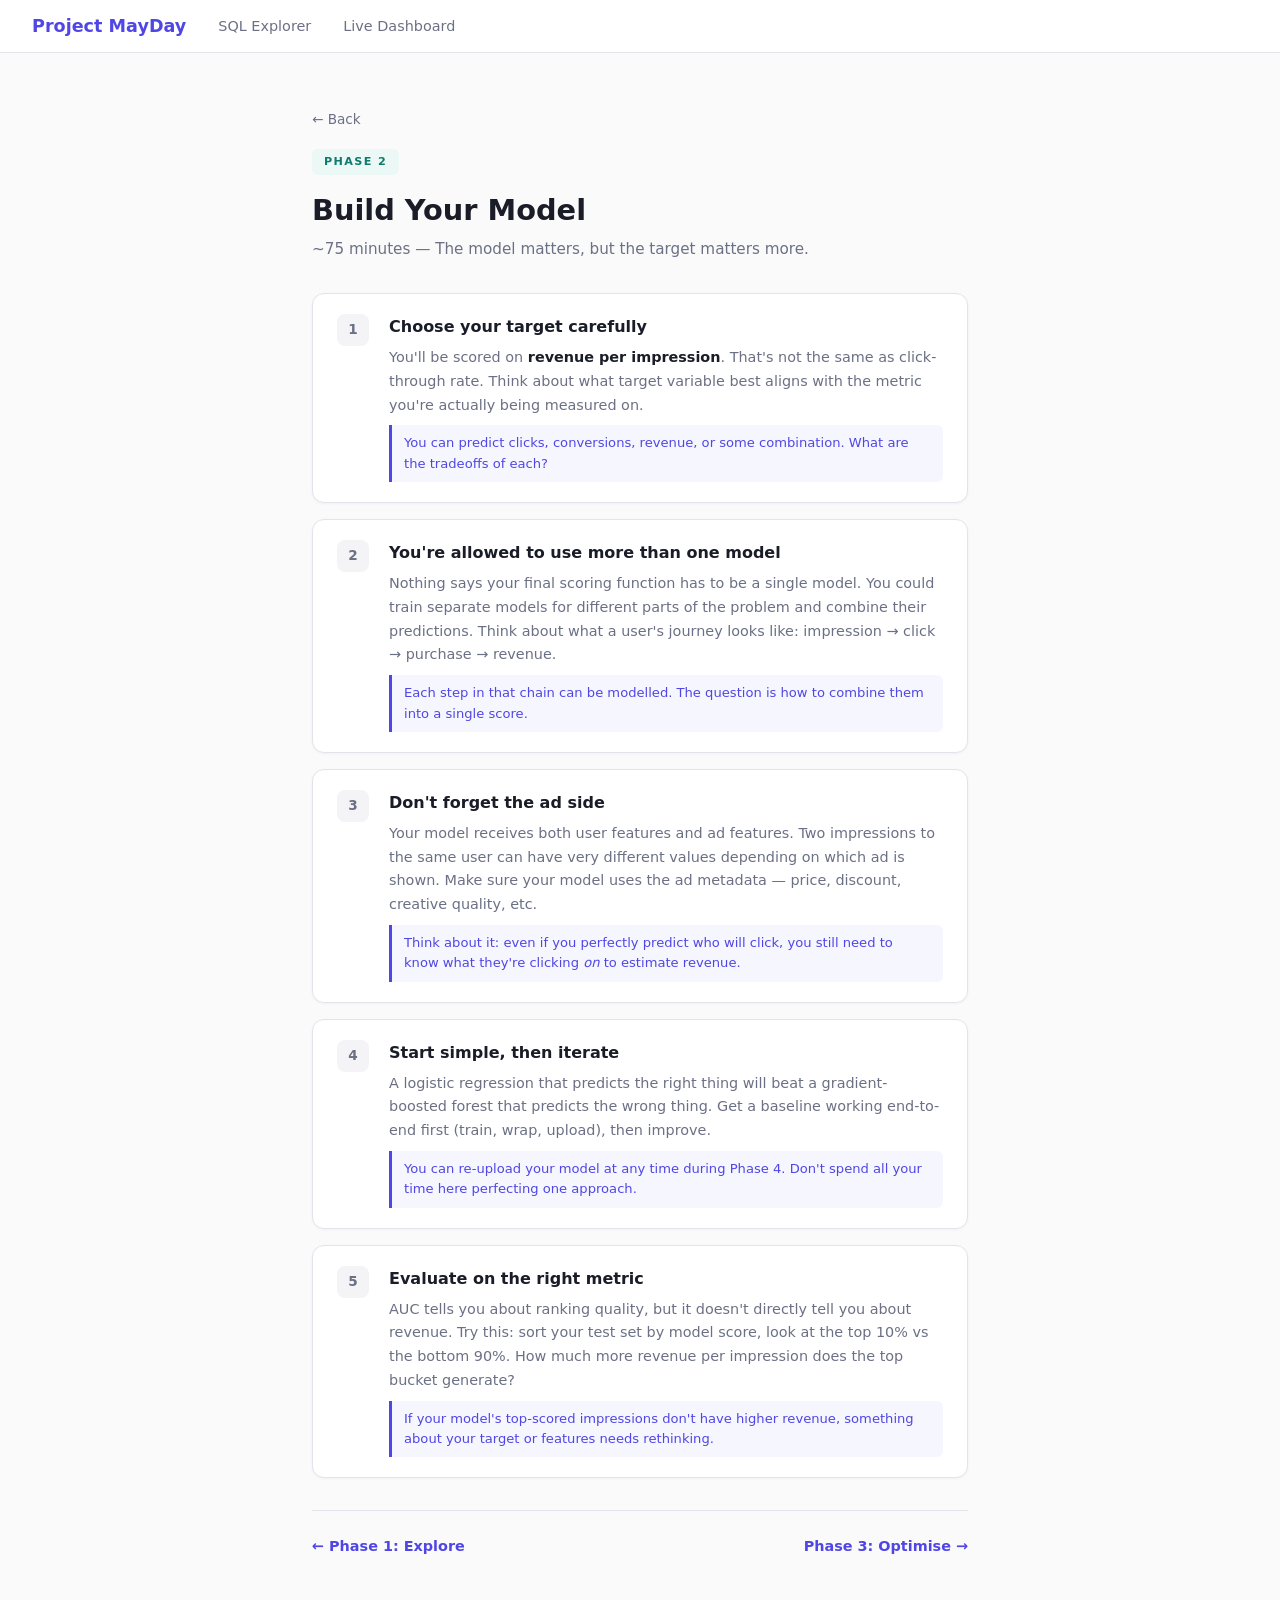
<file: static/hints/build.html>
<!DOCTYPE html>
<html lang="en">
<head>
    <meta charset="UTF-8">
    <meta name="viewport" content="width=device-width, initial-scale=1.0">
    <title>Phase 2: Build | Project MayDay</title>
    <link rel="stylesheet" href="/static/style.css">
    <link rel="stylesheet" href="/static/hints/hints.css">
</head>
<body>
    <nav>
        <a href="/" class="brand">Project MayDay</a>
        <a href="/sql">SQL Explorer</a>
        <a href="/dashboard">Live Dashboard</a>
    </nav>

    <div class="container hints-page">

        <a href="/" class="back-link">&larr; Back</a>

        <div class="hints-header">
            <div class="phase-badge phase-2">Phase 2</div>
            <h1>Build Your Model</h1>
            <p class="hints-sub">~75 minutes &mdash; The model matters, but the target matters more.</p>
        </div>

        <div class="hint-card">
            <div class="hint-num">1</div>
            <div>
                <h3>Choose your target carefully</h3>
                <p>
                    You'll be scored on <strong>revenue per impression</strong>. That's not the same
                    as click-through rate. Think about what target variable best aligns
                    with the metric you're actually being measured on.
                </p>
                <div class="hint-nudge">
                    You can predict clicks, conversions, revenue, or some combination.
                    What are the tradeoffs of each?
                </div>
            </div>
        </div>

        <div class="hint-card">
            <div class="hint-num">2</div>
            <div>
                <h3>You're allowed to use more than one model</h3>
                <p>
                    Nothing says your final scoring function has to be a single model. You
                    could train separate models for different parts of the problem and
                    combine their predictions. Think about what a user's journey looks
                    like: impression &rarr; click &rarr; purchase &rarr; revenue.
                </p>
                <div class="hint-nudge">
                    Each step in that chain can be modelled. The question is how to
                    combine them into a single score.
                </div>
            </div>
        </div>

        <div class="hint-card">
            <div class="hint-num">3</div>
            <div>
                <h3>Don't forget the ad side</h3>
                <p>
                    Your model receives both user features and ad features. Two impressions
                    to the same user can have very different values depending on which ad
                    is shown. Make sure your model uses the ad metadata &mdash; price, discount,
                    creative quality, etc.
                </p>
                <div class="hint-nudge">
                    Think about it: even if you perfectly predict who will click, you still
                    need to know what they're clicking <em>on</em> to estimate revenue.
                </div>
            </div>
        </div>

        <div class="hint-card">
            <div class="hint-num">4</div>
            <div>
                <h3>Start simple, then iterate</h3>
                <p>
                    A logistic regression that predicts the right thing will beat a
                    gradient-boosted forest that predicts the wrong thing. Get a baseline
                    working end-to-end first (train, wrap, upload), then improve.
                </p>
                <div class="hint-nudge">
                    You can re-upload your model at any time during Phase 4. Don't spend
                    all your time here perfecting one approach.
                </div>
            </div>
        </div>

        <div class="hint-card">
            <div class="hint-num">5</div>
            <div>
                <h3>Evaluate on the right metric</h3>
                <p>
                    AUC tells you about ranking quality, but it doesn't directly tell you
                    about revenue. Try this: sort your test set by model score, look at the
                    top 10% vs the bottom 90%. How much more revenue per impression does
                    the top bucket generate?
                </p>
                <div class="hint-nudge">
                    If your model's top-scored impressions don't have higher revenue,
                    something about your target or features needs rethinking.
                </div>
            </div>
        </div>

        <div class="hints-nav">
            <a href="/hints/explore" class="hints-nav-link">&larr; Phase 1: Explore</a>
            <a href="/hints/optimise" class="hints-nav-link">Phase 3: Optimise &rarr;</a>
        </div>

    </div>
</body>
</html>
</file>
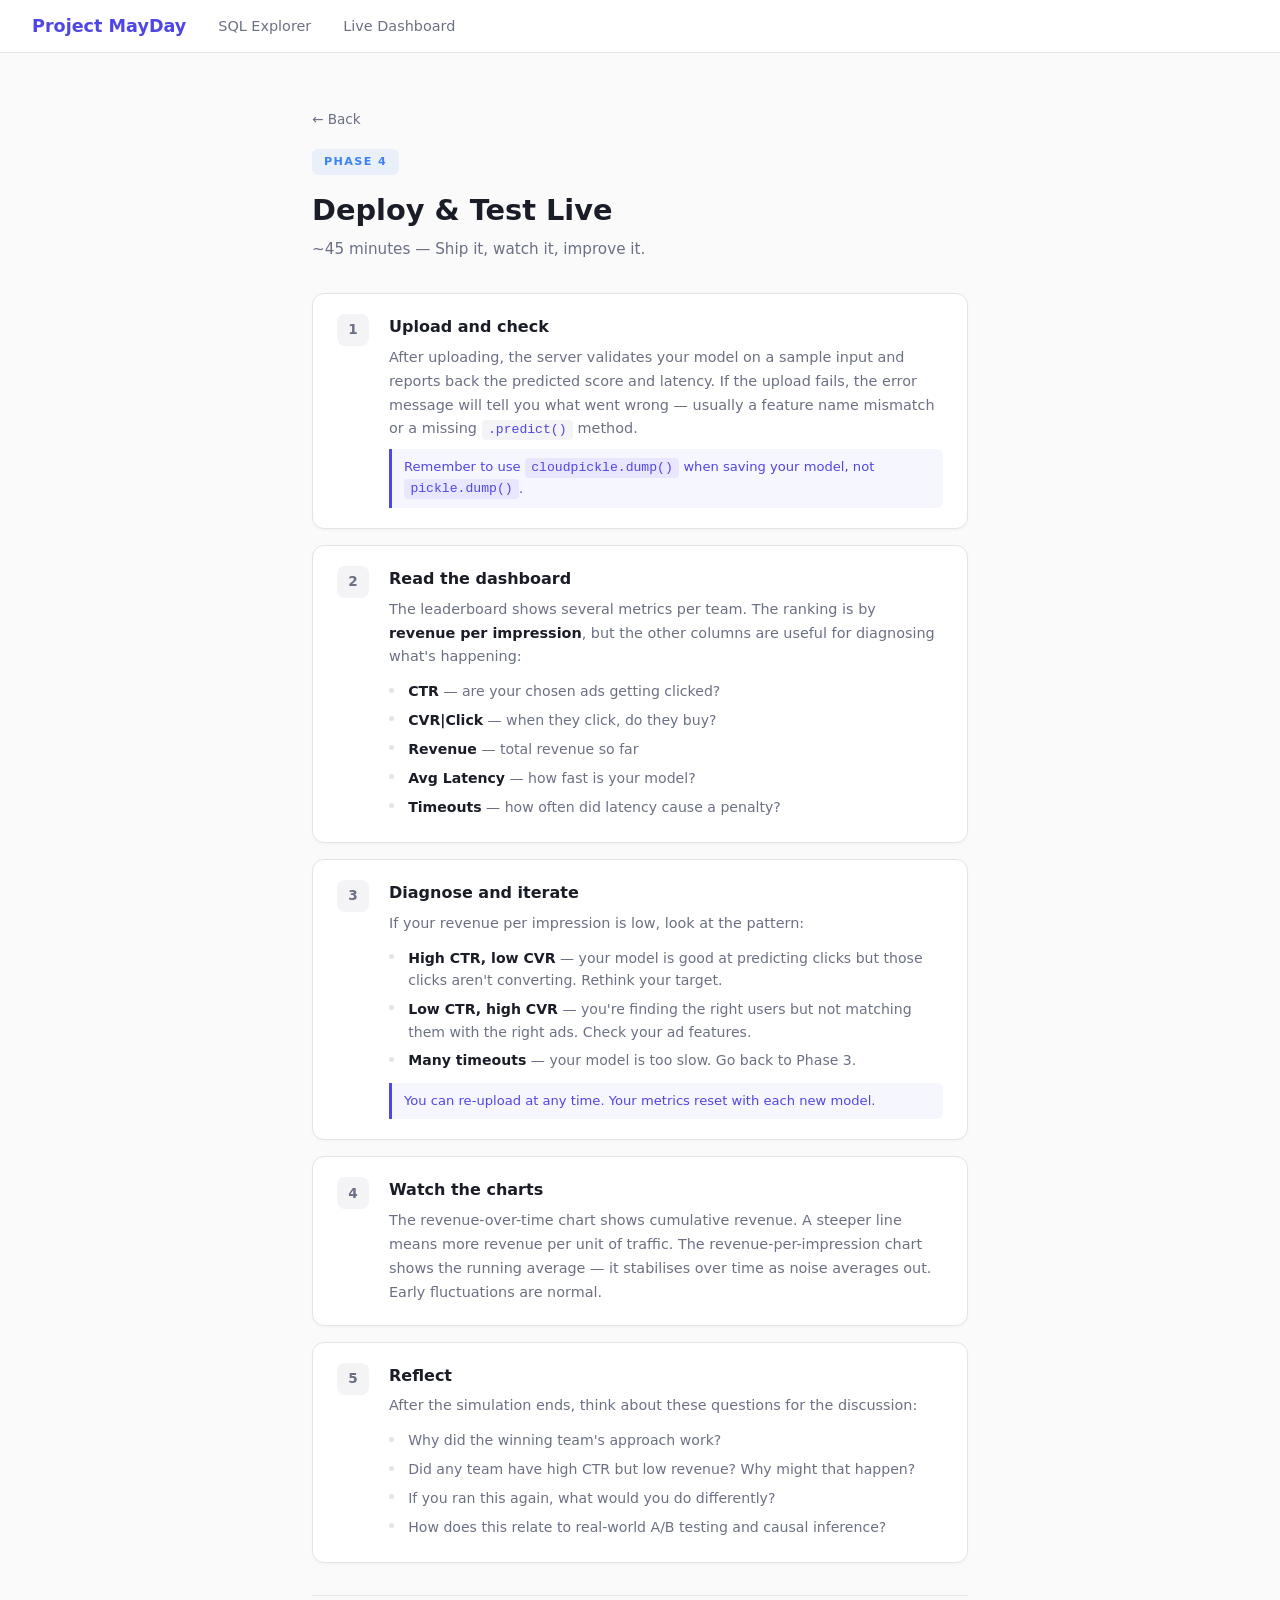
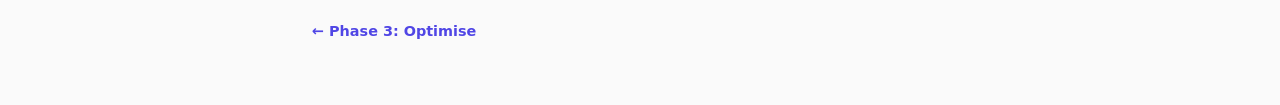
<file: static/hints/deploy.html>
<!DOCTYPE html>
<html lang="en">
<head>
    <meta charset="UTF-8">
    <meta name="viewport" content="width=device-width, initial-scale=1.0">
    <title>Phase 4: Deploy | Project MayDay</title>
    <link rel="stylesheet" href="/static/style.css">
    <link rel="stylesheet" href="/static/hints/hints.css">
</head>
<body>
    <nav>
        <a href="/" class="brand">Project MayDay</a>
        <a href="/sql">SQL Explorer</a>
        <a href="/dashboard">Live Dashboard</a>
    </nav>

    <div class="container hints-page">

        <a href="/" class="back-link">&larr; Back</a>

        <div class="hints-header">
            <div class="phase-badge phase-4">Phase 4</div>
            <h1>Deploy &amp; Test Live</h1>
            <p class="hints-sub">~45 minutes &mdash; Ship it, watch it, improve it.</p>
        </div>

        <div class="hint-card">
            <div class="hint-num">1</div>
            <div>
                <h3>Upload and check</h3>
                <p>
                    After uploading, the server validates your model on a sample input and
                    reports back the predicted score and latency. If the upload fails, the
                    error message will tell you what went wrong &mdash; usually a feature name
                    mismatch or a missing <code>.predict()</code> method.
                </p>
                <div class="hint-nudge">
                    Remember to use <code>cloudpickle.dump()</code> when saving your model,
                    not <code>pickle.dump()</code>.
                </div>
            </div>
        </div>

        <div class="hint-card">
            <div class="hint-num">2</div>
            <div>
                <h3>Read the dashboard</h3>
                <p>
                    The leaderboard shows several metrics per team. The ranking is by
                    <strong>revenue per impression</strong>, but the other columns are useful
                    for diagnosing what's happening:
                </p>
                <ul class="hint-questions">
                    <li><strong>CTR</strong> &mdash; are your chosen ads getting clicked?</li>
                    <li><strong>CVR|Click</strong> &mdash; when they click, do they buy?</li>
                    <li><strong>Revenue</strong> &mdash; total revenue so far</li>
                    <li><strong>Avg Latency</strong> &mdash; how fast is your model?</li>
                    <li><strong>Timeouts</strong> &mdash; how often did latency cause a penalty?</li>
                </ul>
            </div>
        </div>

        <div class="hint-card">
            <div class="hint-num">3</div>
            <div>
                <h3>Diagnose and iterate</h3>
                <p>
                    If your revenue per impression is low, look at the pattern:
                </p>
                <ul class="hint-questions">
                    <li><strong>High CTR, low CVR</strong> &mdash; your model is good at predicting clicks
                        but those clicks aren't converting. Rethink your target.</li>
                    <li><strong>Low CTR, high CVR</strong> &mdash; you're finding the right users but not
                        matching them with the right ads. Check your ad features.</li>
                    <li><strong>Many timeouts</strong> &mdash; your model is too slow.
                        Go back to Phase 3.</li>
                </ul>
                <div class="hint-nudge">
                    You can re-upload at any time. Your metrics reset with each new model.
                </div>
            </div>
        </div>

        <div class="hint-card">
            <div class="hint-num">4</div>
            <div>
                <h3>Watch the charts</h3>
                <p>
                    The revenue-over-time chart shows cumulative revenue. A steeper line
                    means more revenue per unit of traffic. The revenue-per-impression
                    chart shows the running average &mdash; it stabilises over time as noise
                    averages out. Early fluctuations are normal.
                </p>
            </div>
        </div>

        <div class="hint-card">
            <div class="hint-num">5</div>
            <div>
                <h3>Reflect</h3>
                <p>
                    After the simulation ends, think about these questions for the
                    discussion:
                </p>
                <ul class="hint-questions">
                    <li>Why did the winning team's approach work?</li>
                    <li>Did any team have high CTR but low revenue? Why might that happen?</li>
                    <li>If you ran this again, what would you do differently?</li>
                    <li>How does this relate to real-world A/B testing and causal inference?</li>
                </ul>
            </div>
        </div>

        <div class="hints-nav">
            <a href="/hints/optimise" class="hints-nav-link">&larr; Phase 3: Optimise</a>
            <div></div>
        </div>

    </div>
</body>
</html>
</file>
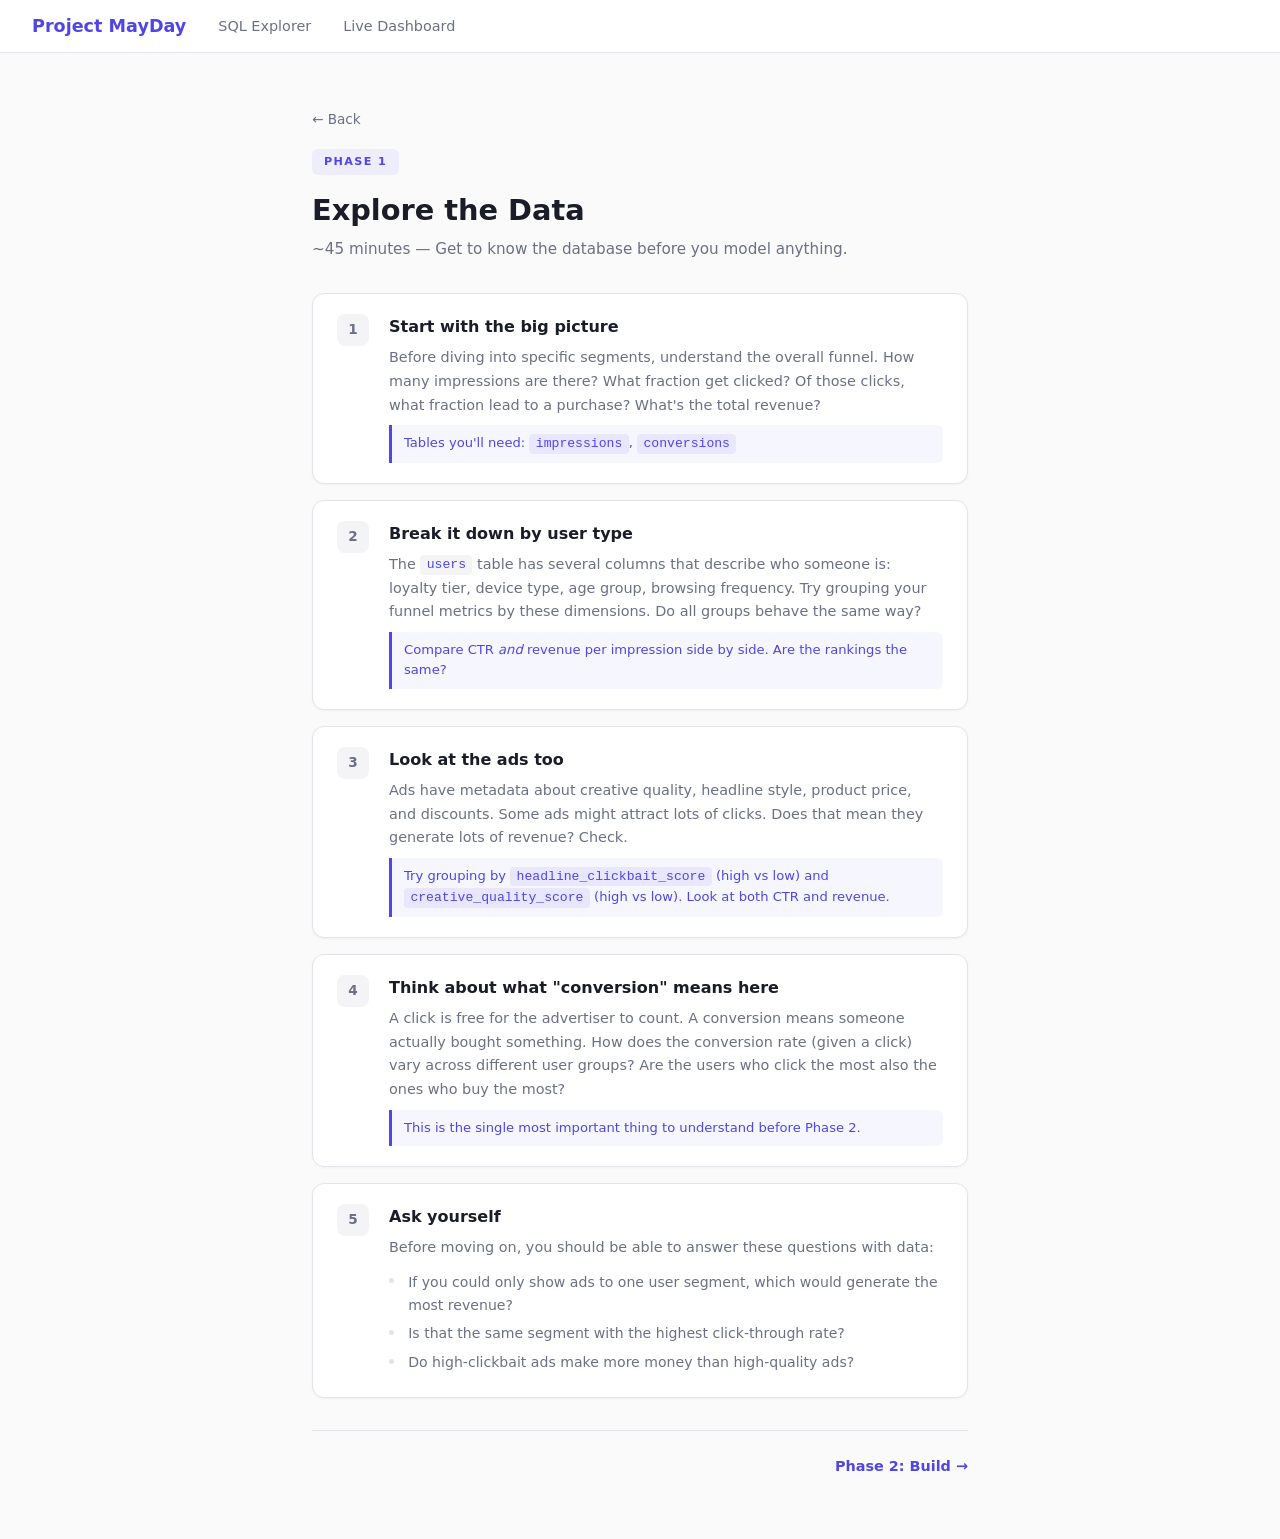
<file: static/hints/explore.html>
<!DOCTYPE html>
<html lang="en">
<head>
    <meta charset="UTF-8">
    <meta name="viewport" content="width=device-width, initial-scale=1.0">
    <title>Phase 1: Explore | Project MayDay</title>
    <link rel="stylesheet" href="/static/style.css">
    <link rel="stylesheet" href="/static/hints/hints.css">
</head>
<body>
    <nav>
        <a href="/" class="brand">Project MayDay</a>
        <a href="/sql">SQL Explorer</a>
        <a href="/dashboard">Live Dashboard</a>
    </nav>

    <div class="container hints-page">

        <a href="/" class="back-link">&larr; Back</a>

        <div class="hints-header">
            <div class="phase-badge phase-1">Phase 1</div>
            <h1>Explore the Data</h1>
            <p class="hints-sub">~45 minutes &mdash; Get to know the database before you model anything.</p>
        </div>

        <div class="hint-card">
            <div class="hint-num">1</div>
            <div>
                <h3>Start with the big picture</h3>
                <p>
                    Before diving into specific segments, understand the overall funnel.
                    How many impressions are there? What fraction get clicked? Of those
                    clicks, what fraction lead to a purchase? What's the total revenue?
                </p>
                <div class="hint-nudge">
                    Tables you'll need: <code>impressions</code>, <code>conversions</code>
                </div>
            </div>
        </div>

        <div class="hint-card">
            <div class="hint-num">2</div>
            <div>
                <h3>Break it down by user type</h3>
                <p>
                    The <code>users</code> table has several columns that describe who someone is:
                    loyalty tier, device type, age group, browsing frequency. Try grouping
                    your funnel metrics by these dimensions. Do all groups behave the same way?
                </p>
                <div class="hint-nudge">
                    Compare CTR <em>and</em> revenue per impression side by side. Are the rankings the same?
                </div>
            </div>
        </div>

        <div class="hint-card">
            <div class="hint-num">3</div>
            <div>
                <h3>Look at the ads too</h3>
                <p>
                    Ads have metadata about creative quality, headline style, product price,
                    and discounts. Some ads might attract lots of clicks. Does that mean
                    they generate lots of revenue? Check.
                </p>
                <div class="hint-nudge">
                    Try grouping by <code>headline_clickbait_score</code> (high vs low) and
                    <code>creative_quality_score</code> (high vs low). Look at both CTR and revenue.
                </div>
            </div>
        </div>

        <div class="hint-card">
            <div class="hint-num">4</div>
            <div>
                <h3>Think about what "conversion" means here</h3>
                <p>
                    A click is free for the advertiser to count. A conversion means someone
                    actually bought something. How does the conversion rate (given a click)
                    vary across different user groups? Are the users who click the most also
                    the ones who buy the most?
                </p>
                <div class="hint-nudge">
                    This is the single most important thing to understand before Phase 2.
                </div>
            </div>
        </div>

        <div class="hint-card">
            <div class="hint-num">5</div>
            <div>
                <h3>Ask yourself</h3>
                <p>
                    Before moving on, you should be able to answer these questions with data:
                </p>
                <ul class="hint-questions">
                    <li>If you could only show ads to one user segment, which would generate the most revenue?</li>
                    <li>Is that the same segment with the highest click-through rate?</li>
                    <li>Do high-clickbait ads make more money than high-quality ads?</li>
                </ul>
            </div>
        </div>

        <div class="hints-nav">
            <div></div>
            <a href="/hints/build" class="hints-nav-link">Phase 2: Build &rarr;</a>
        </div>

    </div>
</body>
</html>
</file>
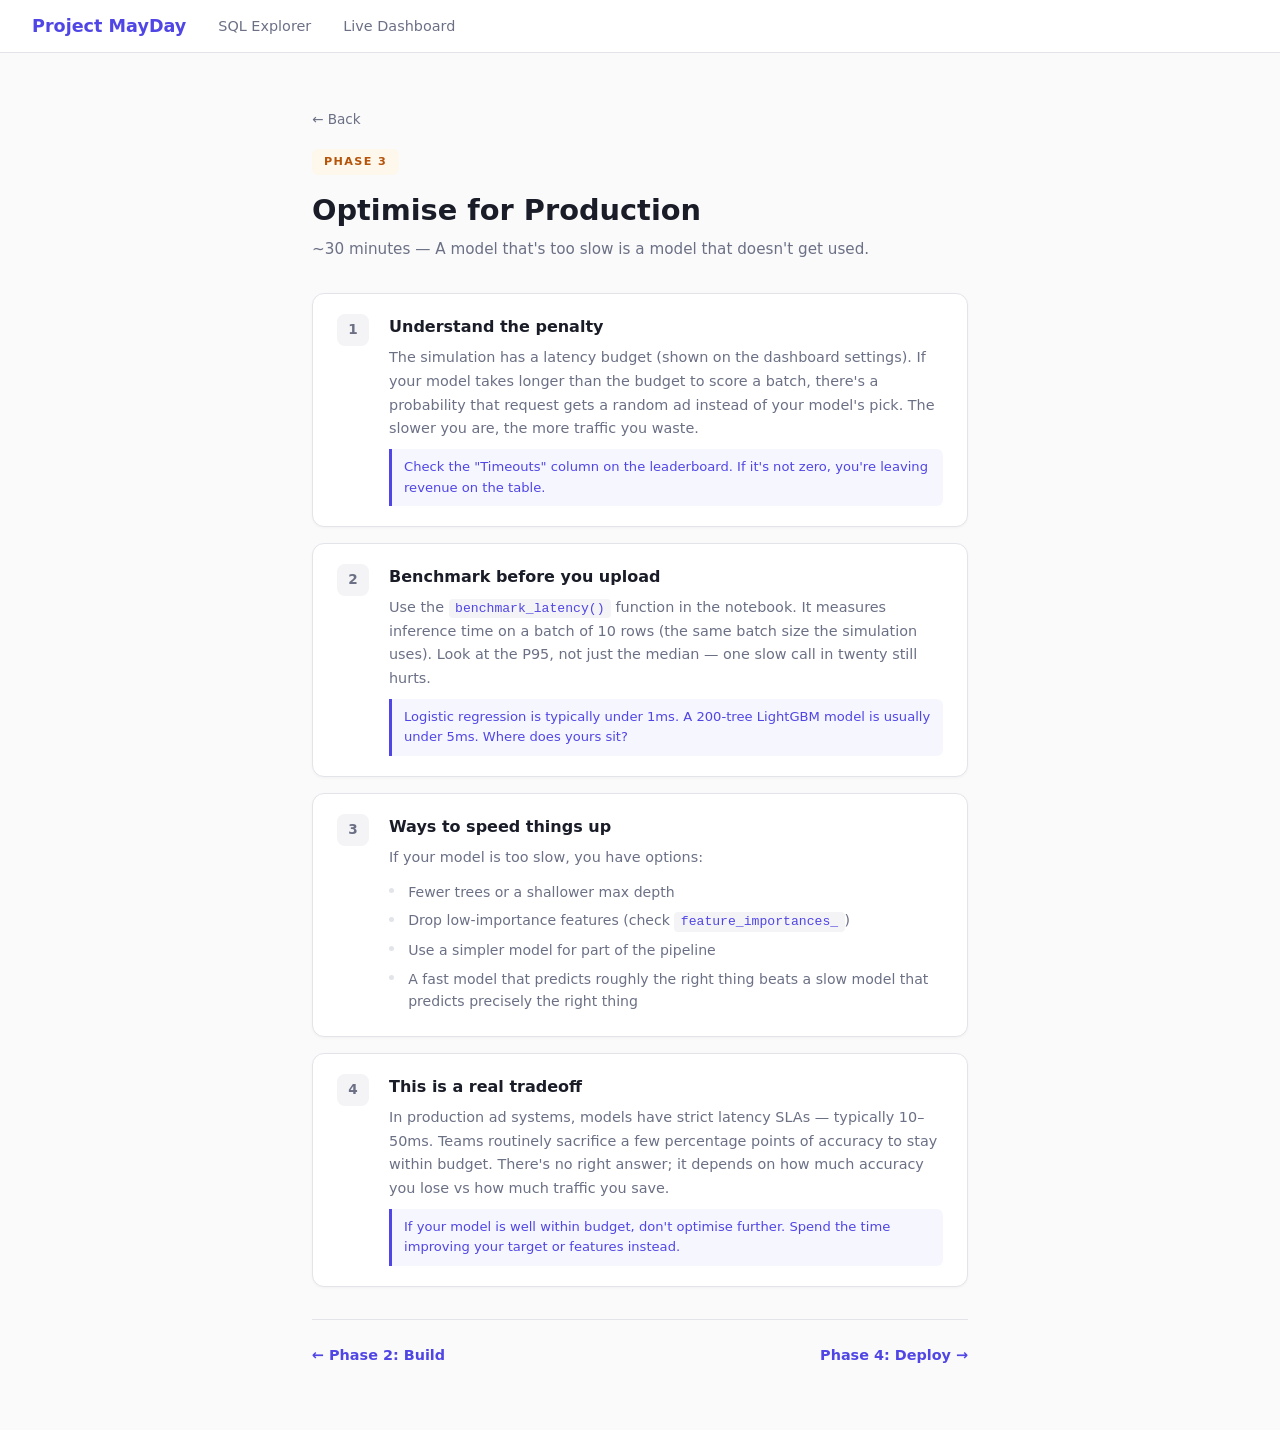
<file: static/hints/optimise.html>
<!DOCTYPE html>
<html lang="en">
<head>
    <meta charset="UTF-8">
    <meta name="viewport" content="width=device-width, initial-scale=1.0">
    <title>Phase 3: Optimise | Project MayDay</title>
    <link rel="stylesheet" href="/static/style.css">
    <link rel="stylesheet" href="/static/hints/hints.css">
</head>
<body>
    <nav>
        <a href="/" class="brand">Project MayDay</a>
        <a href="/sql">SQL Explorer</a>
        <a href="/dashboard">Live Dashboard</a>
    </nav>

    <div class="container hints-page">

        <a href="/" class="back-link">&larr; Back</a>

        <div class="hints-header">
            <div class="phase-badge phase-3">Phase 3</div>
            <h1>Optimise for Production</h1>
            <p class="hints-sub">~30 minutes &mdash; A model that's too slow is a model that doesn't get used.</p>
        </div>

        <div class="hint-card">
            <div class="hint-num">1</div>
            <div>
                <h3>Understand the penalty</h3>
                <p>
                    The simulation has a latency budget (shown on the dashboard settings).
                    If your model takes longer than the budget to score a batch, there's a
                    probability that request gets a random ad instead of your model's pick.
                    The slower you are, the more traffic you waste.
                </p>
                <div class="hint-nudge">
                    Check the "Timeouts" column on the leaderboard. If it's not zero,
                    you're leaving revenue on the table.
                </div>
            </div>
        </div>

        <div class="hint-card">
            <div class="hint-num">2</div>
            <div>
                <h3>Benchmark before you upload</h3>
                <p>
                    Use the <code>benchmark_latency()</code> function in the notebook. It
                    measures inference time on a batch of 10 rows (the same batch size the
                    simulation uses). Look at the P95, not just the median &mdash; one slow
                    call in twenty still hurts.
                </p>
                <div class="hint-nudge">
                    Logistic regression is typically under 1ms. A 200-tree LightGBM model
                    is usually under 5ms. Where does yours sit?
                </div>
            </div>
        </div>

        <div class="hint-card">
            <div class="hint-num">3</div>
            <div>
                <h3>Ways to speed things up</h3>
                <p>
                    If your model is too slow, you have options:
                </p>
                <ul class="hint-questions">
                    <li>Fewer trees or a shallower max depth</li>
                    <li>Drop low-importance features (check <code>feature_importances_</code>)</li>
                    <li>Use a simpler model for part of the pipeline</li>
                    <li>A fast model that predicts roughly the right thing beats a slow model that predicts precisely the right thing</li>
                </ul>
            </div>
        </div>

        <div class="hint-card">
            <div class="hint-num">4</div>
            <div>
                <h3>This is a real tradeoff</h3>
                <p>
                    In production ad systems, models have strict latency SLAs &mdash; typically
                    10&ndash;50ms. Teams routinely sacrifice a few percentage points of accuracy
                    to stay within budget. There's no right answer; it depends on how much
                    accuracy you lose vs how much traffic you save.
                </p>
                <div class="hint-nudge">
                    If your model is well within budget, don't optimise further. Spend the
                    time improving your target or features instead.
                </div>
            </div>
        </div>

        <div class="hints-nav">
            <a href="/hints/build" class="hints-nav-link">&larr; Phase 2: Build</a>
            <a href="/hints/deploy" class="hints-nav-link">Phase 4: Deploy &rarr;</a>
        </div>

    </div>
</body>
</html>
</file>
<file: static/style.css>
/* Project MayDay — Light Theme */

:root {
    --bg: #fafafa;
    --surface: #ffffff;
    --surface-2: #f4f4f6;
    --border: #e2e4ea;
    --text: #1a1d28;
    --text-dim: #6b7085;
    --accent: #5046e5;
    --accent-hover: #4338ca;
    --accent-light: #ededfc;
    --green: #0f7b6c;
    --green-bg: #ecf8f6;
    --red: #dc2626;
    --red-bg: #fef2f2;
    --orange: #b45309;
    --orange-bg: #fef7ec;
    --blue: #3b82f6;
    --cyan: #0891b2;
    --mono: 'SF Mono', 'Cascadia Code', 'Fira Code', 'Consolas', monospace;
    --sans: -apple-system, BlinkMacSystemFont, 'Segoe UI', system-ui, sans-serif;
}

* { box-sizing: border-box; margin: 0; padding: 0; }

body {
    font-family: var(--sans);
    background: var(--bg);
    color: var(--text);
    line-height: 1.6;
    min-height: 100vh;
}

/* --- Layout --- */

.container {
    max-width: 1200px;
    margin: 0 auto;
    padding: 2rem;
}

.container-wide {
    max-width: 1600px;
    margin: 0 auto;
    padding: 1.5rem;
}

/* --- Navigation --- */

nav {
    background: var(--surface);
    border-bottom: 1px solid var(--border);
    padding: 0.75rem 2rem;
    display: flex;
    align-items: center;
    gap: 2rem;
}

nav .brand {
    font-weight: 700;
    font-size: 1.1rem;
    color: var(--accent);
    text-decoration: none;
}

nav a {
    color: var(--text-dim);
    text-decoration: none;
    font-size: 0.9rem;
    transition: color 0.15s;
}

nav a:hover, nav a.active {
    color: var(--text);
}

/* --- Cards --- */

.card {
    background: var(--surface);
    border: 1px solid var(--border);
    border-radius: 12px;
    padding: 1.5rem;
    margin-bottom: 1.5rem;
    box-shadow: 0 1px 3px rgba(0,0,0,0.04);
}

.card h2 {
    font-size: 1.1rem;
    margin-bottom: 1rem;
    color: var(--text);
}

.card h3 {
    font-size: 0.95rem;
    color: var(--text-dim);
    margin-bottom: 0.75rem;
}

/* --- Buttons --- */

.btn {
    display: inline-flex;
    align-items: center;
    gap: 0.5rem;
    padding: 0.6rem 1.2rem;
    border: none;
    border-radius: 8px;
    font-size: 0.9rem;
    font-weight: 600;
    cursor: pointer;
    transition: all 0.15s;
    font-family: var(--sans);
}

.btn-primary {
    background: var(--accent);
    color: white;
}

.btn-primary:hover {
    background: var(--accent-hover);
}

.btn-success {
    background: var(--green);
    color: white;
}

.btn-danger {
    background: var(--red);
    color: white;
}

.btn-secondary {
    background: var(--surface);
    color: var(--text);
    border: 1px solid var(--border);
}

.btn-secondary:hover {
    background: var(--surface-2);
}

.btn:disabled {
    opacity: 0.5;
    cursor: not-allowed;
}

/* --- SQL Interface --- */

.sql-editor {
    width: 100%;
    min-height: 120px;
    background: var(--surface);
    border: 1px solid var(--border);
    border-radius: 8px;
    color: var(--text);
    font-family: var(--mono);
    font-size: 0.9rem;
    padding: 1rem;
    resize: vertical;
    outline: none;
}

.sql-editor:focus {
    border-color: var(--accent);
    box-shadow: 0 0 0 3px rgba(80, 70, 229, 0.1);
}

.results-table {
    width: 100%;
    border-collapse: collapse;
    font-size: 0.85rem;
    margin-top: 1rem;
}

.results-table th {
    background: var(--surface-2);
    color: var(--text-dim);
    font-weight: 600;
    text-align: left;
    padding: 0.6rem 0.8rem;
    border-bottom: 2px solid var(--border);
    position: sticky;
    top: 0;
    white-space: nowrap;
}

.results-table td {
    padding: 0.5rem 0.8rem;
    border-bottom: 1px solid var(--border);
    white-space: nowrap;
    font-family: var(--mono);
    font-size: 0.8rem;
    color: var(--text);
}

.results-table tr:hover td {
    background: var(--surface-2);
}

.results-scroll {
    max-height: 500px;
    overflow: auto;
    border: 1px solid var(--border);
    border-radius: 8px;
}

.query-info {
    display: flex;
    justify-content: space-between;
    align-items: center;
    margin-top: 0.5rem;
    font-size: 0.8rem;
    color: var(--text-dim);
}

.error-msg {
    background: var(--red-bg);
    border: 1px solid #fca5a5;
    border-radius: 8px;
    padding: 1rem;
    color: var(--red);
    font-family: var(--mono);
    font-size: 0.85rem;
    margin-top: 1rem;
    white-space: pre-wrap;
}

/* --- Schema sidebar --- */

.schema-panel {
    background: var(--surface);
    border: 1px solid var(--border);
    border-radius: 12px;
    padding: 1rem;
    font-size: 0.8rem;
    box-shadow: 0 1px 3px rgba(0,0,0,0.04);
}

.schema-table-name {
    font-weight: 700;
    color: var(--accent);
    cursor: pointer;
    padding: 0.3rem 0;
    display: block;
}

.schema-table-name:hover {
    color: var(--accent-hover);
}

.schema-columns {
    padding-left: 1rem;
    margin-bottom: 0.75rem;
    color: var(--text-dim);
    font-family: var(--mono);
    font-size: 0.75rem;
}

.schema-columns div {
    padding: 0.1rem 0;
}

.schema-count {
    color: var(--text-dim);
    font-weight: 400;
    font-size: 0.7rem;
}

/* --- Dashboard --- */

.grid-2 {
    display: grid;
    grid-template-columns: 1fr 1fr;
    gap: 1.5rem;
}

.grid-3 {
    display: grid;
    grid-template-columns: 1fr 1fr 1fr;
    gap: 1rem;
}

.grid-4 {
    display: grid;
    grid-template-columns: repeat(4, 1fr);
    gap: 1rem;
}

.sql-layout {
    display: grid;
    grid-template-columns: 220px 1fr;
    gap: 1.5rem;
    align-items: start;
}

.metric-card {
    background: var(--surface);
    border: 1px solid var(--border);
    border-radius: 10px;
    padding: 1rem 1.2rem;
    text-align: center;
    box-shadow: 0 1px 3px rgba(0,0,0,0.04);
}

.metric-value {
    font-size: 1.8rem;
    font-weight: 700;
    font-family: var(--mono);
    line-height: 1.2;
    color: var(--text);
}

.metric-label {
    font-size: 0.75rem;
    color: var(--text-dim);
    text-transform: uppercase;
    letter-spacing: 0.05em;
    margin-top: 0.25rem;
}

.leaderboard-table {
    width: 100%;
    border-collapse: collapse;
    font-size: 0.85rem;
}

.leaderboard-table th {
    background: var(--surface-2);
    color: var(--text-dim);
    font-weight: 600;
    text-align: right;
    padding: 0.7rem 1rem;
    border-bottom: 2px solid var(--border);
}

.leaderboard-table th:first-child,
.leaderboard-table td:first-child {
    text-align: left;
}

.leaderboard-table td {
    padding: 0.7rem 1rem;
    border-bottom: 1px solid var(--border);
    text-align: right;
    font-family: var(--mono);
    font-size: 0.8rem;
    color: var(--text);
}

.leaderboard-table tr:first-child td {
    color: var(--green);
    font-weight: 600;
}

.leaderboard-table tr td:first-child {
    font-family: var(--sans);
    font-weight: 600;
    font-size: 0.9rem;
}

.rank-badge {
    display: inline-flex;
    align-items: center;
    justify-content: center;
    width: 24px;
    height: 24px;
    border-radius: 50%;
    font-size: 0.75rem;
    font-weight: 700;
    margin-right: 0.5rem;
}

.rank-1 { background: #fbbf24; color: #000; }
.rank-2 { background: #94a3b8; color: #fff; }
.rank-3 { background: #d97706; color: white; }
.rank-other { background: var(--surface-2); color: var(--text-dim); }

.status-dot {
    display: inline-block;
    width: 8px;
    height: 8px;
    border-radius: 50%;
    margin-right: 0.5rem;
}

.status-running { background: var(--green); animation: pulse 1.5s infinite; }
.status-stopped { background: var(--red); }

@keyframes pulse {
    0%, 100% { opacity: 1; }
    50% { opacity: 0.4; }
}

/* --- Landing page --- */

.hero {
    text-align: center;
    padding: 3rem 0;
}

.hero h1 {
    font-size: 2.5rem;
    font-weight: 800;
    margin-bottom: 0.5rem;
    color: var(--text);
}

.hero h1 .hl {
    background: linear-gradient(135deg, var(--accent), #0f7b6c);
    -webkit-background-clip: text;
    -webkit-text-fill-color: transparent;
    background-clip: text;
}

.hero p {
    color: var(--text-dim);
    font-size: 1.1rem;
    max-width: 600px;
    margin: 0 auto;
}

.phase-cards {
    display: grid;
    grid-template-columns: repeat(auto-fit, minmax(250px, 1fr));
    gap: 1.5rem;
    margin-top: 2rem;
}

.phase-card {
    background: var(--surface);
    border: 1px solid var(--border);
    border-radius: 12px;
    padding: 1.5rem;
    text-align: left;
    transition: border-color 0.15s, box-shadow 0.15s;
    box-shadow: 0 1px 3px rgba(0,0,0,0.04);
}

a.phase-card {
    text-decoration: none;
    color: inherit;
    cursor: pointer;
    display: block;
}

.phase-card:hover {
    border-color: var(--accent);
    box-shadow: 0 4px 12px rgba(80, 70, 229, 0.08);
}

.phase-number {
    font-size: 0.75rem;
    font-weight: 700;
    color: var(--accent);
    text-transform: uppercase;
    letter-spacing: 0.1em;
    margin-bottom: 0.5rem;
}

.phase-card h3 {
    margin-bottom: 0.5rem;
    color: var(--text);
}

.phase-card p {
    font-size: 0.85rem;
    color: var(--text-dim);
}

.phase-time {
    font-size: 0.75rem;
    color: var(--text-dim);
    margin-top: 0.75rem;
    font-style: italic;
}

/* --- Canvas for charts --- */

.chart-container {
    position: relative;
    height: 300px;
    width: 100%;
}

/* --- Utility --- */

.mt-1 { margin-top: 0.5rem; }
.mt-2 { margin-top: 1rem; }
.mt-3 { margin-top: 1.5rem; }
.mb-1 { margin-bottom: 0.5rem; }
.mb-2 { margin-bottom: 1rem; }
.flex { display: flex; }
.gap-1 { gap: 0.5rem; }
.gap-2 { gap: 1rem; }
.items-center { align-items: center; }
.justify-between { justify-content: space-between; }
.text-dim { color: var(--text-dim); }
.text-green { color: var(--green); }
.text-red { color: var(--red); }
.text-sm { font-size: 0.85rem; }
.font-mono { font-family: var(--mono); }

/* --- Responsive --- */

@media (max-width: 900px) {
    .sql-layout { grid-template-columns: 1fr; }
    .grid-2, .grid-3, .grid-4 { grid-template-columns: 1fr; }
    .container-wide { padding: 1rem; }
}
</file>
<file: static/hints/hints.css>
/* Hint pages */

.hints-page {
    max-width: 720px;
    padding-bottom: 4rem;
}

.back-link {
    display: inline-block;
    margin-top: 1.5rem;
    margin-bottom: 1rem;
    font-size: 0.85rem;
    color: var(--text-dim);
    text-decoration: none;
    transition: color 0.15s;
}

.back-link:hover {
    color: var(--text);
}

.hints-header {
    margin-bottom: 2rem;
}

.hints-header h1 {
    font-size: 1.8rem;
    font-weight: 700;
    margin-bottom: 0.25rem;
}

.hints-sub {
    color: var(--text-dim);
    font-size: 0.95rem;
}

.phase-badge {
    display: inline-block;
    font-size: 0.7rem;
    font-weight: 700;
    letter-spacing: 0.12em;
    text-transform: uppercase;
    padding: 0.25rem 0.75rem;
    border-radius: 6px;
    margin-bottom: 0.75rem;
}

.phase-1 { background: var(--accent-light); color: var(--accent); }
.phase-2 { background: var(--green-bg); color: var(--green); }
.phase-3 { background: var(--orange-bg); color: var(--orange); }
.phase-4 { background: rgba(59, 130, 246, 0.08); color: var(--blue); }

/* Hint cards */

.hint-card {
    display: grid;
    grid-template-columns: 36px 1fr;
    gap: 1rem;
    background: var(--surface);
    border: 1px solid var(--border);
    border-radius: 12px;
    padding: 1.25rem 1.5rem;
    margin-bottom: 1rem;
    box-shadow: 0 1px 3px rgba(0,0,0,0.04);
}

.hint-num {
    width: 32px;
    height: 32px;
    border-radius: 8px;
    background: var(--surface-2);
    color: var(--text-dim);
    font-size: 0.85rem;
    font-weight: 700;
    display: flex;
    align-items: center;
    justify-content: center;
    flex-shrink: 0;
}

.hint-card h3 {
    font-size: 1rem;
    font-weight: 700;
    margin-bottom: 0.4rem;
    color: var(--text);
}

.hint-card p {
    font-size: 0.9rem;
    color: var(--text-dim);
    line-height: 1.65;
    margin-bottom: 0.5rem;
}

.hint-card p:last-child {
    margin-bottom: 0;
}

.hint-card strong {
    color: var(--text);
}

.hint-card code {
    font-family: var(--mono);
    font-size: 0.82rem;
    background: var(--surface-2);
    padding: 0.15rem 0.4rem;
    border-radius: 4px;
    color: var(--accent);
}

.hint-nudge {
    font-size: 0.82rem;
    color: var(--accent);
    background: rgba(108, 99, 255, 0.06);
    border-left: 3px solid var(--accent);
    padding: 0.5rem 0.75rem;
    border-radius: 0 6px 6px 0;
    margin-top: 0.5rem;
    line-height: 1.55;
}

.hint-nudge code {
    background: rgba(108, 99, 255, 0.1);
}

.hint-questions {
    list-style: none;
    font-size: 0.88rem;
    color: var(--text-dim);
    line-height: 1.6;
    margin-top: 0.25rem;
}

.hint-questions li {
    padding: 0.2rem 0 0.2rem 1.2rem;
    position: relative;
}

.hint-questions li::before {
    content: '';
    position: absolute;
    left: 0;
    top: 0.65rem;
    width: 5px;
    height: 5px;
    border-radius: 50%;
    background: var(--border);
}

.hint-questions li strong {
    color: var(--text);
}

/* Nav between phases */

.hints-nav {
    display: flex;
    justify-content: space-between;
    margin-top: 2rem;
    padding-top: 1.5rem;
    border-top: 1px solid var(--border);
}

.hints-nav-link {
    font-size: 0.9rem;
    font-weight: 600;
    color: var(--accent);
    text-decoration: none;
    transition: opacity 0.15s;
}

.hints-nav-link:hover {
    opacity: 0.8;
}
</file>
